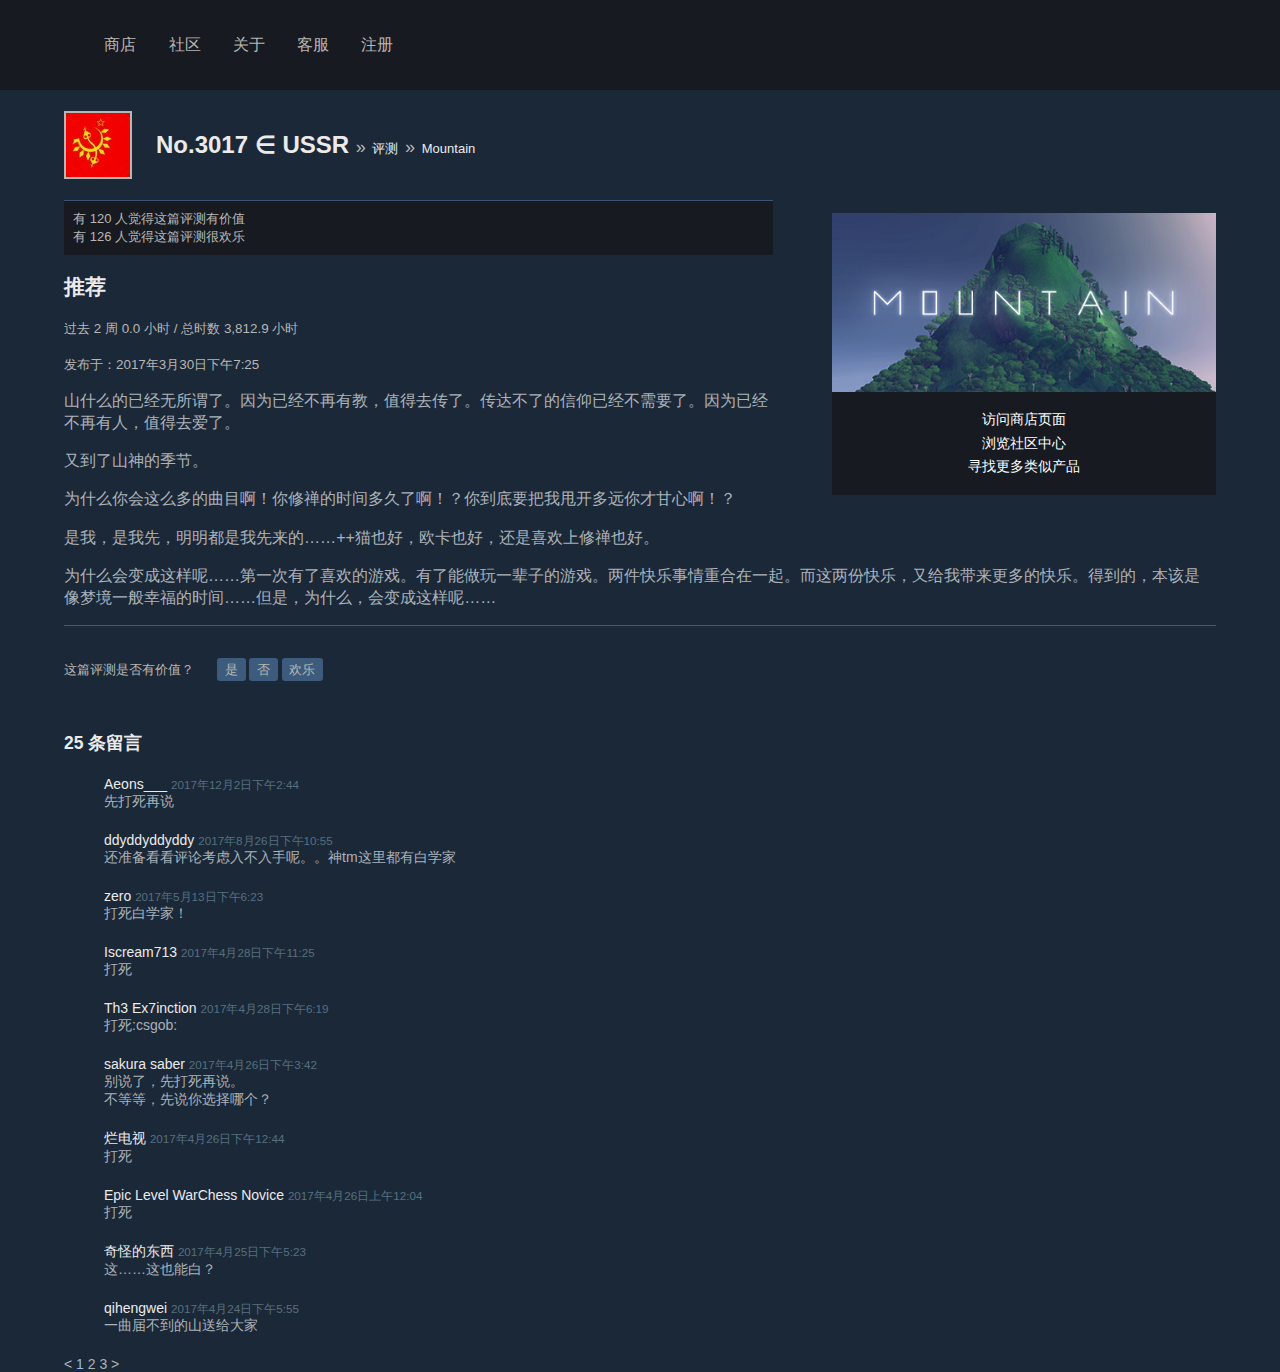
<file: index.html>
<!DOCTYPE html>
<html>
    <head>
        <meta charset="utf8">
        <title>Steam 社区 :: No.3017 ∈ USSR :: 评测 Mountain</title>
        <link href="CSS\reset.css" type="text/css" rel="stylesheet">
        <link href="CSS\index.css" type="text/css" rel="stylesheet">
    </head>
    <body>
        <header>
            <nav><ul><li>商店</li><li>社区</li><li>关于</li><li>客服</li><li><a href="register.html">注册</a></li></nav>
        </header>
        <div class="title"><img src="images\user_icon.jpg"><div> No.3017 ∈ USSR <span class="symbol">»</span> <span class="subtitle">评测</span> <span class="symbol">»</span> <span class="subtitle">Mountain</span></div></div>
        <aside>
            <img src="images\header.jpg">
            <ul>
                <li><a href="https://store.steampowered.com/app/313340?snr=2_100300_300__100301">访问商店页面</a></li>
                <li><a href="https://steamcommunity.com/app/313340">浏览社区中心</a></li>
                <li><a href="https://store.steampowered.com/recommended/morelike/app/313340?snr=2_100300_300__100301">寻找更多类似产品</a></li>
            </ul>    
        </aside>

        <section>
            <blockquote>
                有 120 人觉得这篇评测有价值<br>有 126 人觉得这篇评测很欢乐
            </blockquote>
        <h2>推荐</h2>
        <p>
            <small>过去 2 周 0.0 小时 / 总时数 3,812.9 小时</small>
        </p>
        <p class="submit-time">        
            <small>发布于：2017年3月30日下午7:25</small>
        </p>
        <p>
            山什么的已经无所谓了。因为已经不再有教，值得去传了。传达不了的信仰已经不需要了。因为已经不再有人，值得去爱了。
        </p>
        <p>
            又到了山神的季节。
        </p>
        <p>
            为什么你会这么多的曲目啊！你修禅的时间多久了啊！？你到底要把我甩开多远你才甘心啊！？
        </p>
        <p>
            是我，是我先，明明都是我先来的……++猫也好，欧卡也好，还是喜欢上修禅也好。
        </p>
        <p>
            为什么会变成这样呢……第一次有了喜欢的游戏。有了能做玩一辈子的游戏。两件快乐事情重合在一起。而这两份快乐，又给我带来更多的快乐。得到的，本该是像梦境一般幸福的时间……但是，为什么，会变成这样呢……
        </p>
        </section>
        
        <hr>

        <section>
            <div class="value">这篇评测是否有价值？
                <ul>
                    <li>是</li>
                    <li>否</li>
                    <li>欢乐</li>
                </ul>
            </div>
            <h3>25 条留言</h3>
            <ul class="comment">
                <li>
                    <h4>Aeons___ <small>2017年12月2日下午2:44</small></h4>
                    先打死再说
                </li>
                <li>
                    <h4>ddyddyddyddy <small>2017年8月26日下午10:55</small></h4>
                    还准备看看评论考虑入不入手呢。。神tm这里都有白学家
                </li>
                <li>
                    <h4>zero <small>2017年5月13日下午6:23</small></h4>
                    打死白学家！
                </li>
                <li>
                    <h4>Iscream713 <small>2017年4月28日下午11:25</small></h4>
                    打死
                </li>
                <li>
                    <h4>Th3 Ex7inction <small>2017年4月28日下午6:19</small></h4>
                    打死:csgob:
                </li>
                <li>
                    <h4>sakura saber <small>2017年4月26日下午3:42</small></h4>
                    别说了，先打死再说。<br>不等等，先说你选择哪个？
                </li>
                <li>
                    <h4>烂电视 <small>2017年4月26日下午12:44</small></h4>
                    打死
                </li>
                <li>
                    <h4>Epic Level WarChess Novice <small>2017年4月26日上午12:04</small></h4>
                    打死
                </li>
                <li>
                    <h4>奇怪的东西 <small>2017年4月25日下午5:23</small></h4>
                    这……这也能白？
                </li>
                <li>
                    <h4>qihengwei <small>2017年4月24日下午5:55</small></h4>
                    一曲届不到的山送给大家
                </li>
            </ul>
            < <span class="active">1</span> 2 3 >
        </section>
    </body>
</html>
</file>
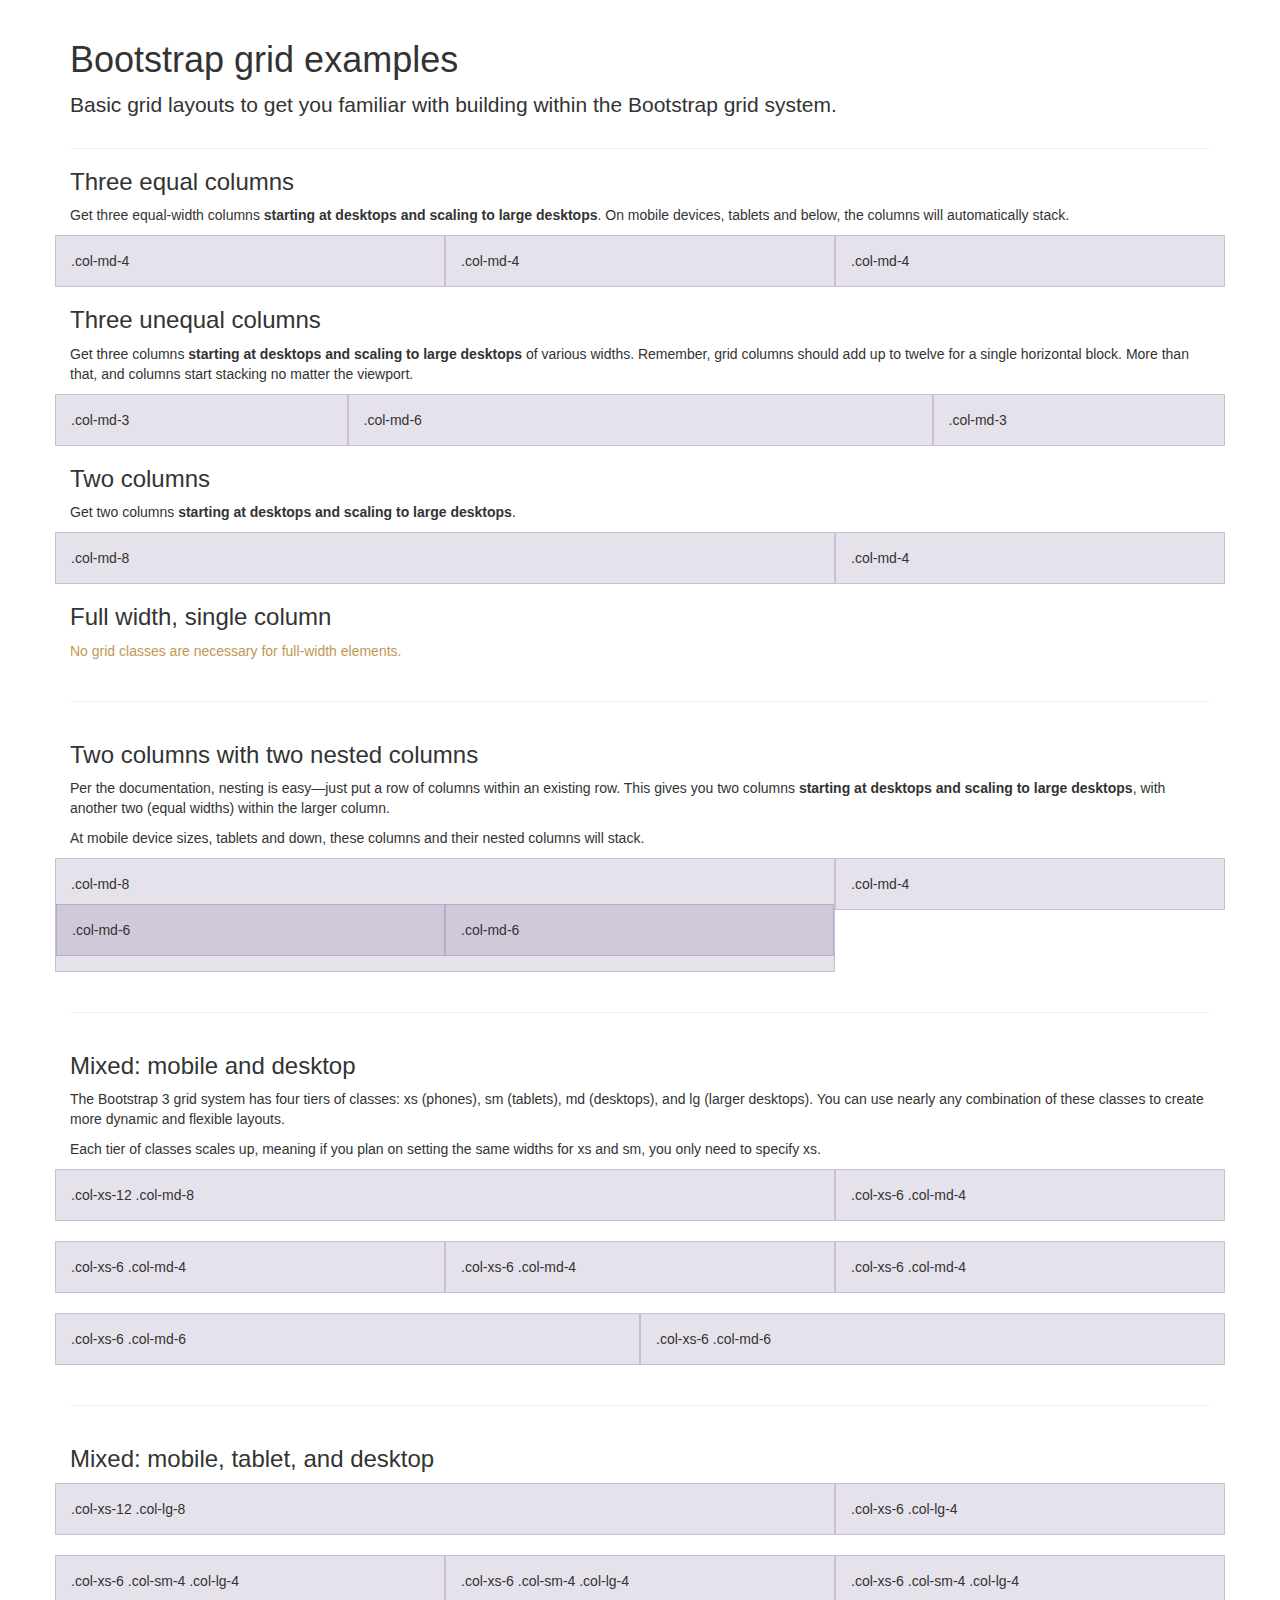
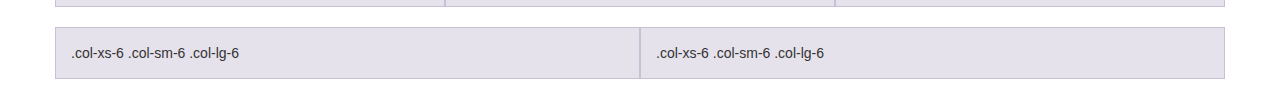
<file: lab4/bootstrap-3.0.0/examples/grid/index.html>
<!DOCTYPE html>
<html lang="en">
  <head>
    <meta charset="utf-8">
    <meta name="viewport" content="width=device-width, initial-scale=1.0">
    <meta name="description" content="">
    <meta name="author" content="">
    <link rel="shortcut icon" href="../../assets/ico/favicon.png">

    <title>Grid Template for Bootstrap</title>

    <!-- Bootstrap core CSS -->
    <link href="../../dist/css/bootstrap.css" rel="stylesheet">

    <!-- Custom styles for this template -->
    <link href="grid.css" rel="stylesheet">

    <!-- HTML5 shim and Respond.js IE8 support of HTML5 elements and media queries -->
    <!--[if lt IE 9]>
      <script src="../../assets/js/html5shiv.js"></script>
      <script src="../../assets/js/respond.min.js"></script>
    <![endif]-->
  </head>

  <body>
    <div class="container">

      <div class="page-header">
        <h1>Bootstrap grid examples</h1>
        <p class="lead">Basic grid layouts to get you familiar with building within the Bootstrap grid system.</p>
      </div>

      <h3>Three equal columns</h3>
      <p>Get three equal-width columns <strong>starting at desktops and scaling to large desktops</strong>. On mobile devices, tablets and below, the columns will automatically stack.</p>
      <div class="row">
        <div class="col-md-4">.col-md-4</div>
        <div class="col-md-4">.col-md-4</div>
        <div class="col-md-4">.col-md-4</div>
      </div>

      <h3>Three unequal columns</h3>
      <p>Get three columns <strong>starting at desktops and scaling to large desktops</strong> of various widths. Remember, grid columns should add up to twelve for a single horizontal block. More than that, and columns start stacking no matter the viewport.</p>
      <div class="row">
        <div class="col-md-3">.col-md-3</div>
        <div class="col-md-6">.col-md-6</div>
        <div class="col-md-3">.col-md-3</div>
      </div>

      <h3>Two columns</h3>
      <p>Get two columns <strong>starting at desktops and scaling to large desktops</strong>.</p>
      <div class="row">
        <div class="col-md-8">.col-md-8</div>
        <div class="col-md-4">.col-md-4</div>
      </div>

      <h3>Full width, single column</h3>
      <p class="text-warning">No grid classes are necessary for full-width elements.</p>

      <hr>

      <h3>Two columns with two nested columns</h3>
      <p>Per the documentation, nesting is easy—just put a row of columns within an existing row. This gives you two columns <strong>starting at desktops and scaling to large desktops</strong>, with another two (equal widths) within the larger column.</p>
      <p>At mobile device sizes, tablets and down, these columns and their nested columns will stack.</p>
      <div class="row">
        <div class="col-md-8">
          .col-md-8
          <div class="row">
            <div class="col-md-6">.col-md-6</div>
            <div class="col-md-6">.col-md-6</div>
          </div>
        </div>
        <div class="col-md-4">.col-md-4</div>
      </div>

      <hr>

      <h3>Mixed: mobile and desktop</h3>
      <p>The Bootstrap 3 grid system has four tiers of classes: xs (phones), sm (tablets), md (desktops), and lg (larger desktops). You can use nearly any combination of these classes to create more dynamic and flexible layouts.</p>
      <p>Each tier of classes scales up, meaning if you plan on setting the same widths for xs and sm, you only need to specify xs.</p>
      <div class="row">
        <div class="col-xs-12 col-md-8">.col-xs-12 .col-md-8</div>
        <div class="col-xs-6 col-md-4">.col-xs-6 .col-md-4</div>
      </div>
      <div class="row">
        <div class="col-xs-6 col-md-4">.col-xs-6 .col-md-4</div>
        <div class="col-xs-6 col-md-4">.col-xs-6 .col-md-4</div>
        <div class="col-xs-6 col-md-4">.col-xs-6 .col-md-4</div>
      </div>
      <div class="row">
        <div class="col-xs-6 col-md-6">.col-xs-6 .col-md-6</div>
        <div class="col-xs-6 col-md-6">.col-xs-6 .col-md-6</div>
      </div>

      <hr>

      <h3>Mixed: mobile, tablet, and desktop</h3>
      <p></p>
      <div class="row">
        <div class="col-xs-12 col-sm-8 col-lg-8">.col-xs-12 .col-lg-8</div>
        <div class="col-xs-6 col-sm-4 col-lg-4">.col-xs-6 .col-lg-4</div>
      </div>
      <div class="row">
        <div class="col-xs-6 col-sm-4 col-lg-4">.col-xs-6 .col-sm-4 .col-lg-4</div>
        <div class="col-xs-6 col-sm-4 col-lg-4">.col-xs-6 .col-sm-4 .col-lg-4</div>
        <div class="col-xs-6 col-sm-4 col-lg-4">.col-xs-6 .col-sm-4 .col-lg-4</div>
      </div>
      <div class="row">
        <div class="col-xs-6 col-sm-6 col-lg-6">.col-xs-6 .col-sm-6 .col-lg-6</div>
        <div class="col-xs-6 col-sm-6 col-lg-6">.col-xs-6 .col-sm-6 .col-lg-6</div>
      </div>

    </div> <!-- /container -->


    <!-- Bootstrap core JavaScript
    ================================================== -->
    <!-- Placed at the end of the document so the pages load faster -->
  </body>
</html>
</file>
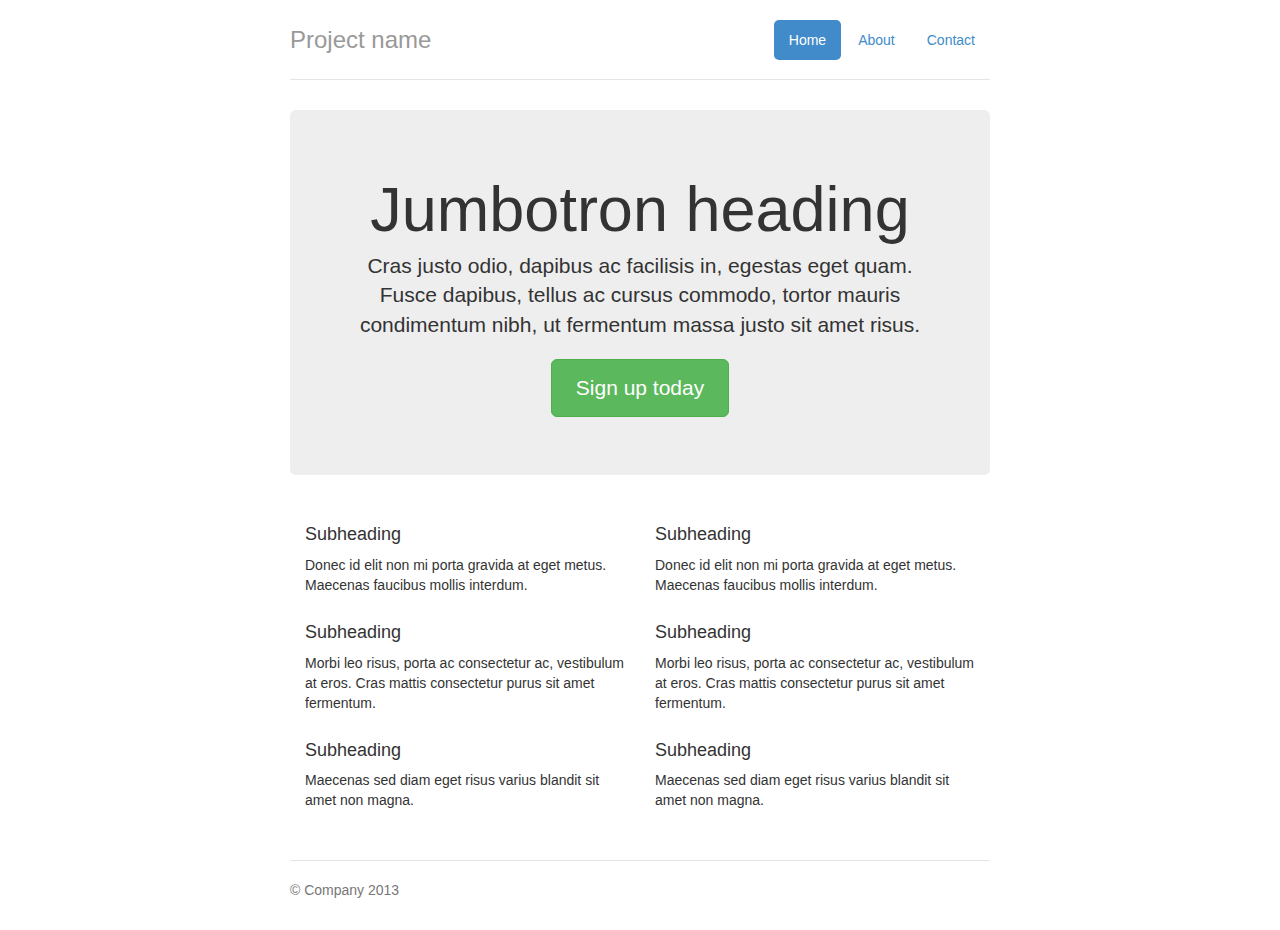
<file: lab4/bootstrap-3.0.0/examples/jumbotron-narrow/index.html>
<!DOCTYPE html>
<html lang="en">
  <head>
    <meta charset="utf-8">
    <meta name="viewport" content="width=device-width, initial-scale=1.0">
    <meta name="description" content="">
    <meta name="author" content="">
    <link rel="shortcut icon" href="../../assets/ico/favicon.png">

    <title>Narrow Jumbotron Template for Bootstrap</title>

    <!-- Bootstrap core CSS -->
    <link href="../../dist/css/bootstrap.css" rel="stylesheet">

    <!-- Custom styles for this template -->
    <link href="jumbotron-narrow.css" rel="stylesheet">

    <!-- HTML5 shim and Respond.js IE8 support of HTML5 elements and media queries -->
    <!--[if lt IE 9]>
      <script src="../../assets/js/html5shiv.js"></script>
      <script src="../../assets/js/respond.min.js"></script>
    <![endif]-->
  </head>

  <body>

    <div class="container">
      <div class="header">
        <ul class="nav nav-pills pull-right">
          <li class="active"><a href="#">Home</a></li>
          <li><a href="#">About</a></li>
          <li><a href="#">Contact</a></li>
        </ul>
        <h3 class="text-muted">Project name</h3>
      </div>

      <div class="jumbotron">
        <h1>Jumbotron heading</h1>
        <p class="lead">Cras justo odio, dapibus ac facilisis in, egestas eget quam. Fusce dapibus, tellus ac cursus commodo, tortor mauris condimentum nibh, ut fermentum massa justo sit amet risus.</p>
        <p><a class="btn btn-lg btn-success" href="#">Sign up today</a></p>
      </div>

      <div class="row marketing">
        <div class="col-lg-6">
          <h4>Subheading</h4>
          <p>Donec id elit non mi porta gravida at eget metus. Maecenas faucibus mollis interdum.</p>

          <h4>Subheading</h4>
          <p>Morbi leo risus, porta ac consectetur ac, vestibulum at eros. Cras mattis consectetur purus sit amet fermentum.</p>

          <h4>Subheading</h4>
          <p>Maecenas sed diam eget risus varius blandit sit amet non magna.</p>
        </div>

        <div class="col-lg-6">
          <h4>Subheading</h4>
          <p>Donec id elit non mi porta gravida at eget metus. Maecenas faucibus mollis interdum.</p>

          <h4>Subheading</h4>
          <p>Morbi leo risus, porta ac consectetur ac, vestibulum at eros. Cras mattis consectetur purus sit amet fermentum.</p>

          <h4>Subheading</h4>
          <p>Maecenas sed diam eget risus varius blandit sit amet non magna.</p>
        </div>
      </div>

      <div class="footer">
        <p>&copy; Company 2013</p>
      </div>

    </div> <!-- /container -->


    <!-- Bootstrap core JavaScript
    ================================================== -->
    <!-- Placed at the end of the document so the pages load faster -->
  </body>
</html>
</file>
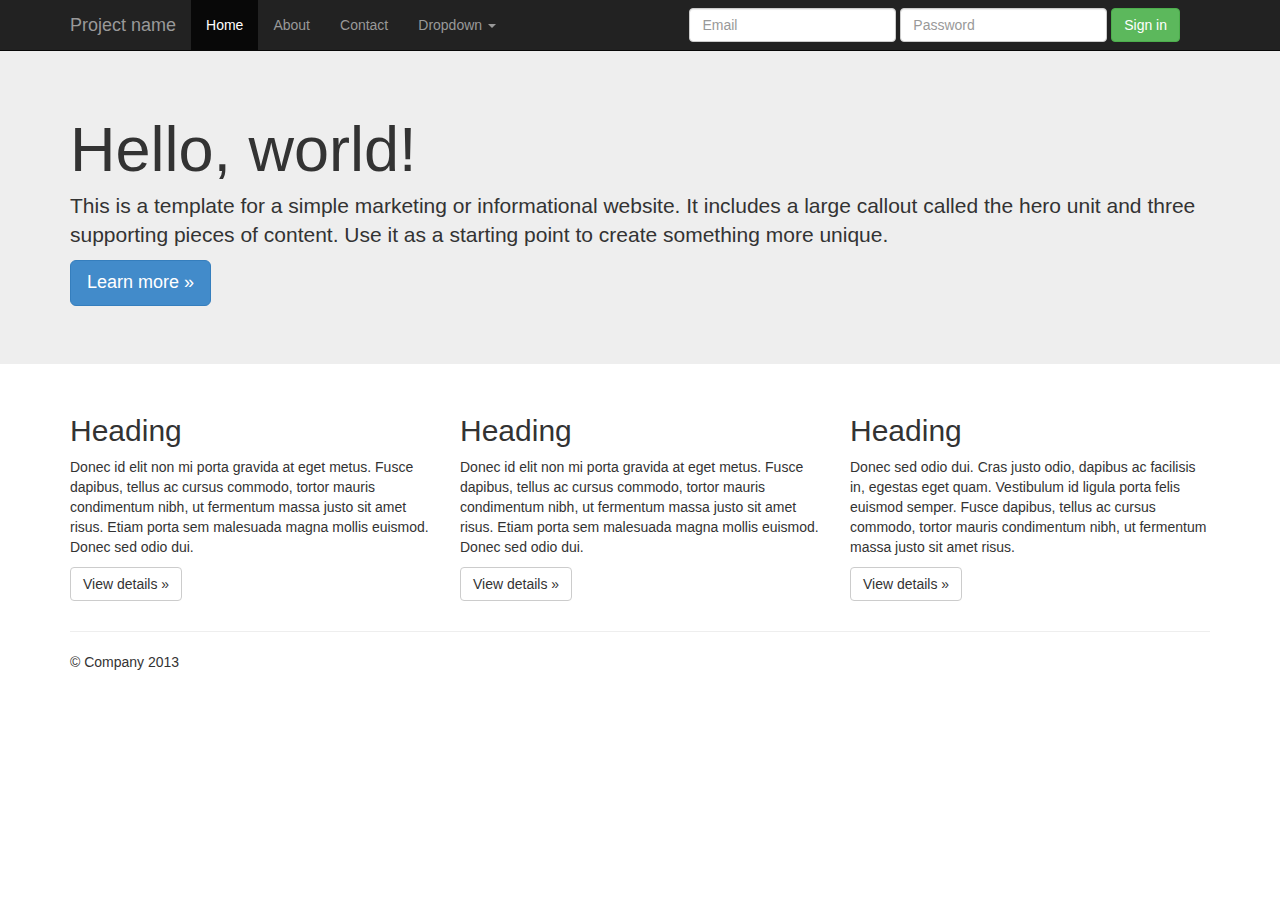
<file: lab4/bootstrap-3.0.0/examples/jumbotron/index.html>
<!DOCTYPE html>
<html lang="en">
  <head>
    <meta charset="utf-8">
    <meta name="viewport" content="width=device-width, initial-scale=1.0">
    <meta name="description" content="">
    <meta name="author" content="">
    <link rel="shortcut icon" href="../../assets/ico/favicon.png">

    <title>Jumbotron Template for Bootstrap</title>

    <!-- Bootstrap core CSS -->
    <link href="../../dist/css/bootstrap.css" rel="stylesheet">

    <!-- Custom styles for this template -->
    <link href="jumbotron.css" rel="stylesheet">

    <!-- HTML5 shim and Respond.js IE8 support of HTML5 elements and media queries -->
    <!--[if lt IE 9]>
      <script src="../../assets/js/html5shiv.js"></script>
      <script src="../../assets/js/respond.min.js"></script>
    <![endif]-->
  </head>

  <body>

    <div class="navbar navbar-inverse navbar-fixed-top">
      <div class="container">
        <div class="navbar-header">
          <button type="button" class="navbar-toggle" data-toggle="collapse" data-target=".navbar-collapse">
            <span class="icon-bar"></span>
            <span class="icon-bar"></span>
            <span class="icon-bar"></span>
          </button>
          <a class="navbar-brand" href="#">Project name</a>
        </div>
        <div class="navbar-collapse collapse">
          <ul class="nav navbar-nav">
            <li class="active"><a href="#">Home</a></li>
            <li><a href="#about">About</a></li>
            <li><a href="#contact">Contact</a></li>
            <li class="dropdown">
              <a href="#" class="dropdown-toggle" data-toggle="dropdown">Dropdown <b class="caret"></b></a>
              <ul class="dropdown-menu">
                <li><a href="#">Action</a></li>
                <li><a href="#">Another action</a></li>
                <li><a href="#">Something else here</a></li>
                <li class="divider"></li>
                <li class="dropdown-header">Nav header</li>
                <li><a href="#">Separated link</a></li>
                <li><a href="#">One more separated link</a></li>
              </ul>
            </li>
          </ul>
          <form class="navbar-form navbar-right">
            <div class="form-group">
              <input type="text" placeholder="Email" class="form-control">
            </div>
            <div class="form-group">
              <input type="password" placeholder="Password" class="form-control">
            </div>
            <button type="submit" class="btn btn-success">Sign in</button>
          </form>
        </div><!--/.navbar-collapse -->
      </div>
    </div>

    <!-- Main jumbotron for a primary marketing message or call to action -->
    <div class="jumbotron">
      <div class="container">
        <h1>Hello, world!</h1>
        <p>This is a template for a simple marketing or informational website. It includes a large callout called the hero unit and three supporting pieces of content. Use it as a starting point to create something more unique.</p>
        <p><a class="btn btn-primary btn-lg">Learn more &raquo;</a></p>
      </div>
    </div>

    <div class="container">
      <!-- Example row of columns -->
      <div class="row">
        <div class="col-lg-4">
          <h2>Heading</h2>
          <p>Donec id elit non mi porta gravida at eget metus. Fusce dapibus, tellus ac cursus commodo, tortor mauris condimentum nibh, ut fermentum massa justo sit amet risus. Etiam porta sem malesuada magna mollis euismod. Donec sed odio dui. </p>
          <p><a class="btn btn-default" href="#">View details &raquo;</a></p>
        </div>
        <div class="col-lg-4">
          <h2>Heading</h2>
          <p>Donec id elit non mi porta gravida at eget metus. Fusce dapibus, tellus ac cursus commodo, tortor mauris condimentum nibh, ut fermentum massa justo sit amet risus. Etiam porta sem malesuada magna mollis euismod. Donec sed odio dui. </p>
          <p><a class="btn btn-default" href="#">View details &raquo;</a></p>
       </div>
        <div class="col-lg-4">
          <h2>Heading</h2>
          <p>Donec sed odio dui. Cras justo odio, dapibus ac facilisis in, egestas eget quam. Vestibulum id ligula porta felis euismod semper. Fusce dapibus, tellus ac cursus commodo, tortor mauris condimentum nibh, ut fermentum massa justo sit amet risus.</p>
          <p><a class="btn btn-default" href="#">View details &raquo;</a></p>
        </div>
      </div>

      <hr>

      <footer>
        <p>&copy; Company 2013</p>
      </footer>
    </div> <!-- /container -->


    <!-- Bootstrap core JavaScript
    ================================================== -->
    <!-- Placed at the end of the document so the pages load faster -->
    <script src="../../assets/js/jquery.js"></script>
    <script src="../../dist/js/bootstrap.min.js"></script>
  </body>
</html>
</file>
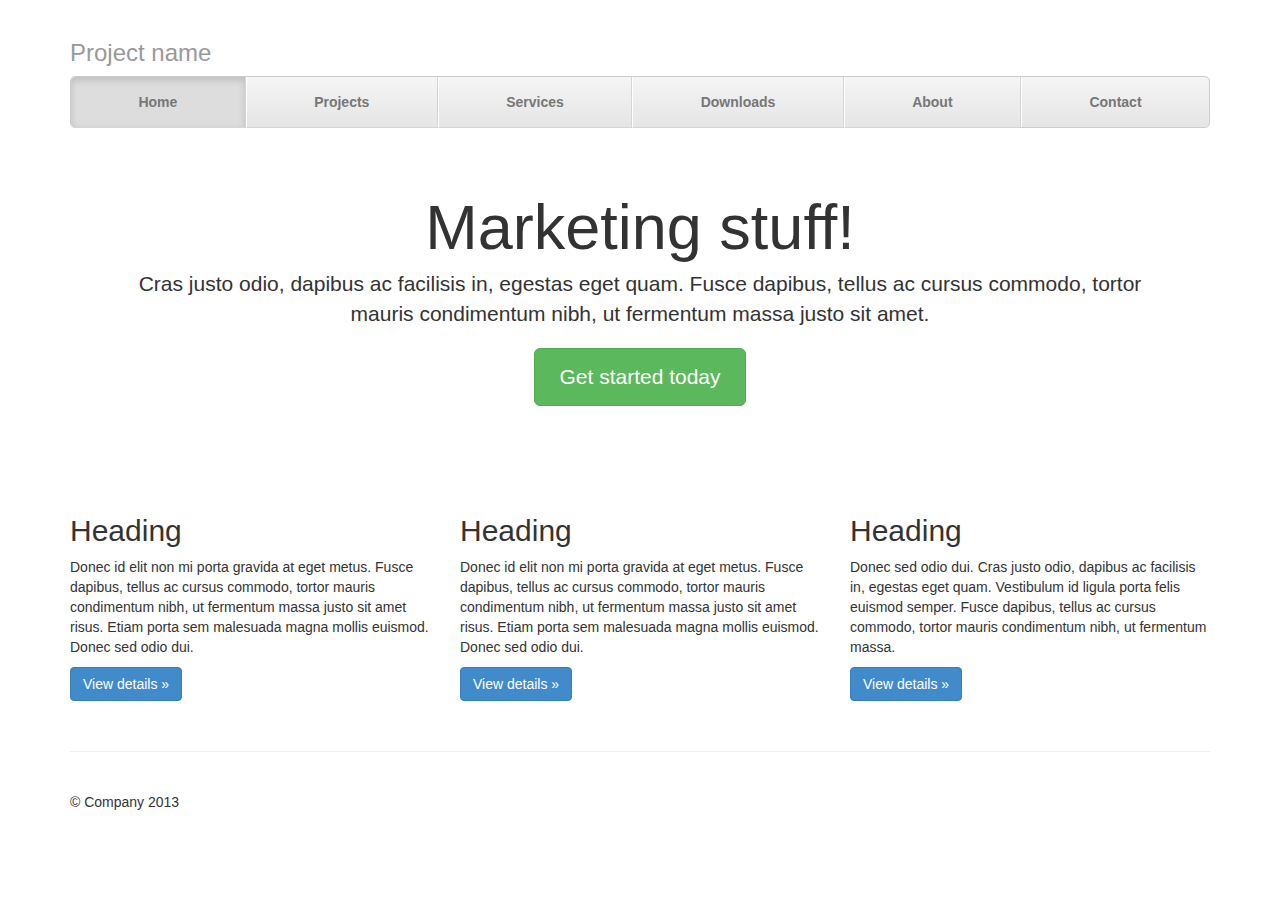
<file: lab4/bootstrap-3.0.0/examples/justified-nav/index.html>
<!DOCTYPE html>
<html lang="en">
  <head>
    <meta charset="utf-8">
    <meta name="viewport" content="width=device-width, initial-scale=1.0">
    <meta name="description" content="">
    <meta name="author" content="">
    <link rel="shortcut icon" href="../../assets/ico/favicon.png">

    <title>Justified Nav Template for Bootstrap</title>

    <!-- Bootstrap core CSS -->
    <link href="../../dist/css/bootstrap.css" rel="stylesheet">

    <!-- Custom styles for this template -->
    <link href="justified-nav.css" rel="stylesheet">

    <!-- HTML5 shim and Respond.js IE8 support of HTML5 elements and media queries -->
    <!--[if lt IE 9]>
      <script src="../../assets/js/html5shiv.js"></script>
      <script src="../../assets/js/respond.min.js"></script>
    <![endif]-->
  </head>

  <body>

    <div class="container">

      <div class="masthead">
        <h3 class="text-muted">Project name</h3>
        <ul class="nav nav-justified">
          <li class="active"><a href="#">Home</a></li>
          <li><a href="#">Projects</a></li>
          <li><a href="#">Services</a></li>
          <li><a href="#">Downloads</a></li>
          <li><a href="#">About</a></li>
          <li><a href="#">Contact</a></li>
        </ul>
      </div>

      <!-- Jumbotron -->
      <div class="jumbotron">
        <h1>Marketing stuff!</h1>
        <p class="lead">Cras justo odio, dapibus ac facilisis in, egestas eget quam. Fusce dapibus, tellus ac cursus commodo, tortor mauris condimentum nibh, ut fermentum massa justo sit amet.</p>
        <p><a class="btn btn-lg btn-success" href="#">Get started today</a></p>
      </div>

      <!-- Example row of columns -->
      <div class="row">
        <div class="col-lg-4">
          <h2>Heading</h2>
          <p>Donec id elit non mi porta gravida at eget metus. Fusce dapibus, tellus ac cursus commodo, tortor mauris condimentum nibh, ut fermentum massa justo sit amet risus. Etiam porta sem malesuada magna mollis euismod. Donec sed odio dui. </p>
          <p><a class="btn btn-primary" href="#">View details &raquo;</a></p>
        </div>
        <div class="col-lg-4">
          <h2>Heading</h2>
          <p>Donec id elit non mi porta gravida at eget metus. Fusce dapibus, tellus ac cursus commodo, tortor mauris condimentum nibh, ut fermentum massa justo sit amet risus. Etiam porta sem malesuada magna mollis euismod. Donec sed odio dui. </p>
          <p><a class="btn btn-primary" href="#">View details &raquo;</a></p>
       </div>
        <div class="col-lg-4">
          <h2>Heading</h2>
          <p>Donec sed odio dui. Cras justo odio, dapibus ac facilisis in, egestas eget quam. Vestibulum id ligula porta felis euismod semper. Fusce dapibus, tellus ac cursus commodo, tortor mauris condimentum nibh, ut fermentum massa.</p>
          <p><a class="btn btn-primary" href="#">View details &raquo;</a></p>
        </div>
      </div>

      <!-- Site footer -->
      <div class="footer">
        <p>&copy; Company 2013</p>
      </div>

    </div> <!-- /container -->


    <!-- Bootstrap core JavaScript
    ================================================== -->
    <!-- Placed at the end of the document so the pages load faster -->
  </body>
</html>
</file>
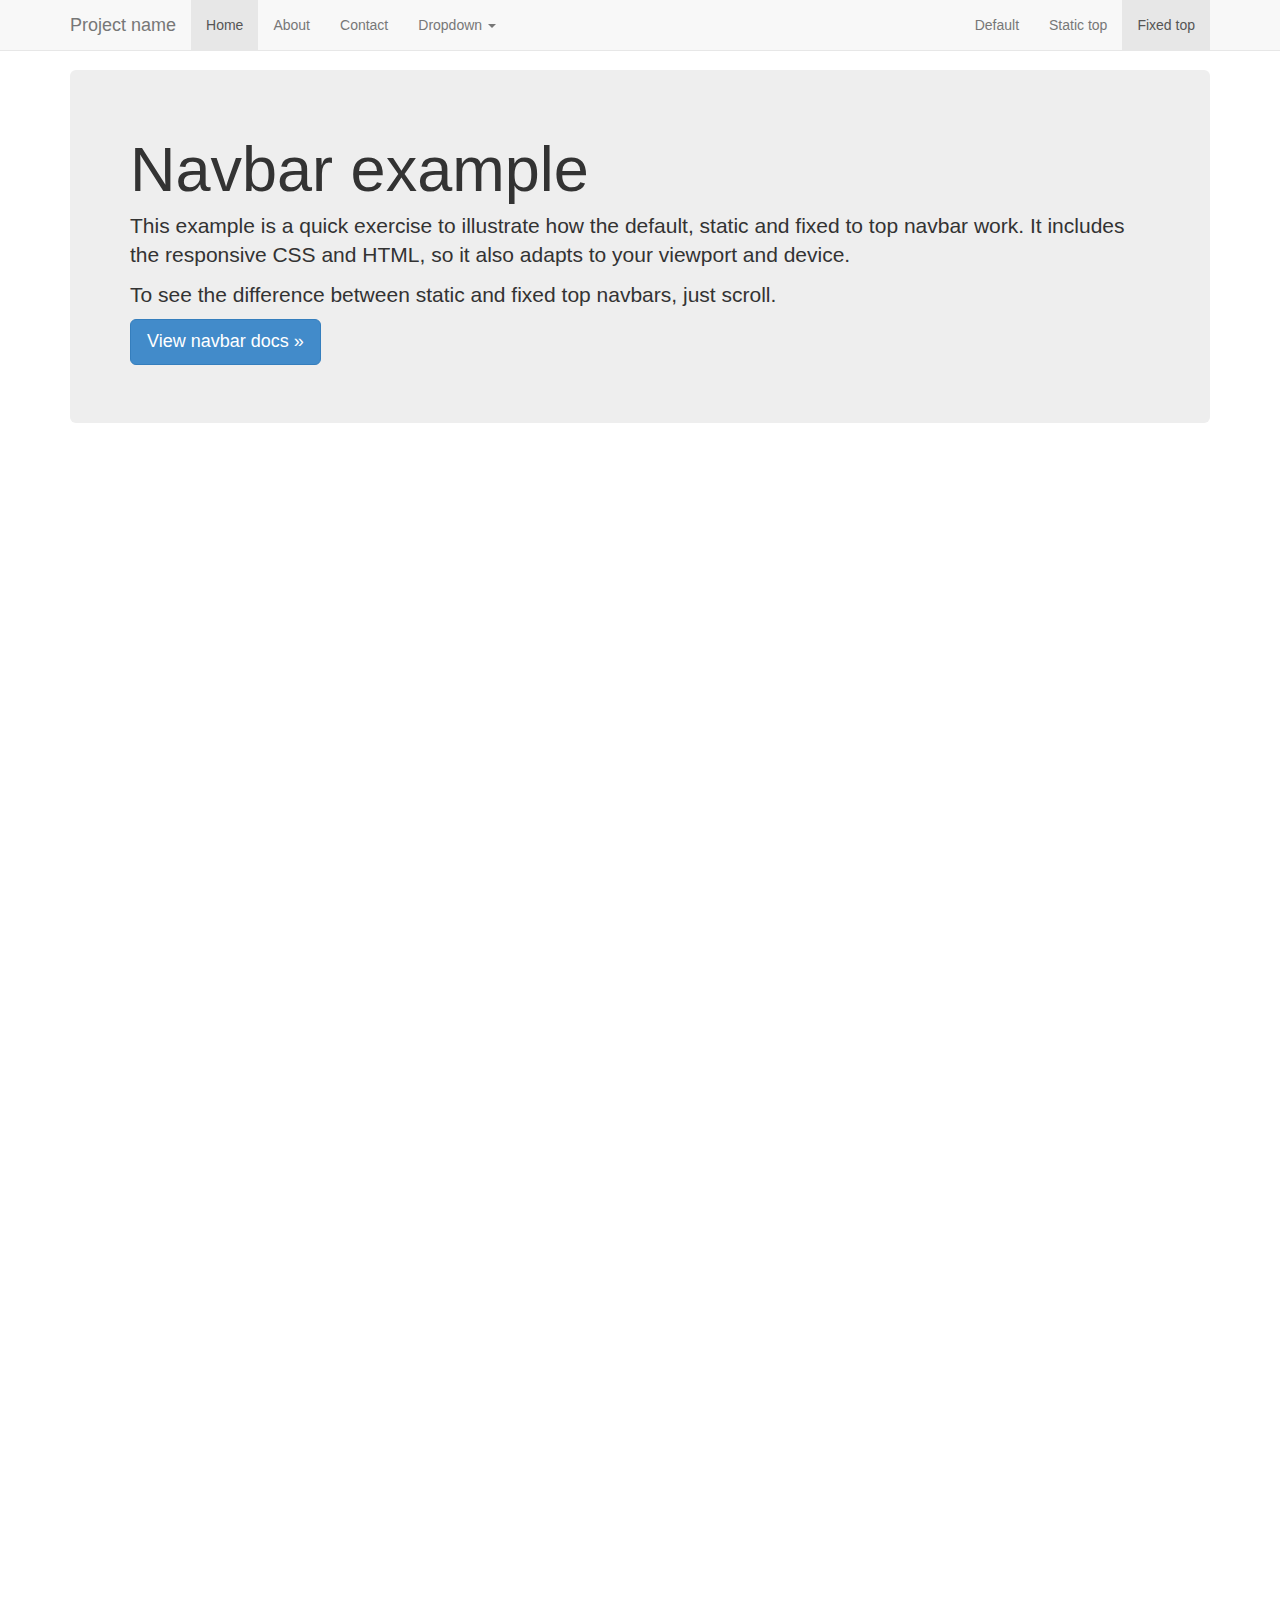
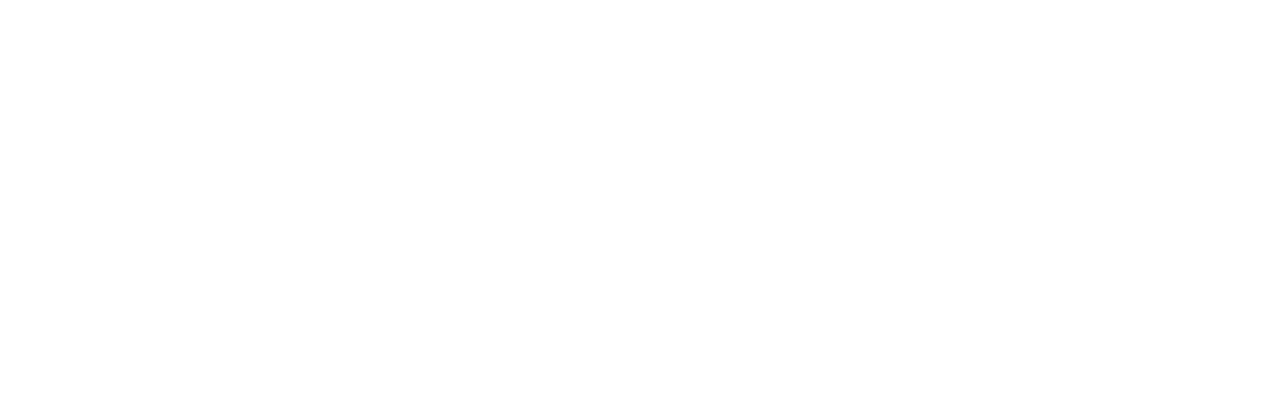
<file: lab4/bootstrap-3.0.0/examples/navbar-fixed-top/index.html>
<!DOCTYPE html>
<html lang="en">
  <head>
    <meta charset="utf-8">
    <meta name="viewport" content="width=device-width, initial-scale=1.0">
    <meta name="description" content="">
    <meta name="author" content="">
    <link rel="shortcut icon" href="../../assets/ico/favicon.png">

    <title>Fixed Top Navbar Example for Bootstrap</title>

    <!-- Bootstrap core CSS -->
    <link href="../../dist/css/bootstrap.css" rel="stylesheet">

    <!-- Custom styles for this template -->
    <link href="navbar-fixed-top.css" rel="stylesheet">

    <!-- HTML5 shim and Respond.js IE8 support of HTML5 elements and media queries -->
    <!--[if lt IE 9]>
      <script src="../../assets/js/html5shiv.js"></script>
      <script src="../../assets/js/respond.min.js"></script>
    <![endif]-->
  </head>

  <body>

    <!-- Fixed navbar -->
    <div class="navbar navbar-default navbar-fixed-top">
      <div class="container">
        <div class="navbar-header">
          <button type="button" class="navbar-toggle" data-toggle="collapse" data-target=".navbar-collapse">
            <span class="icon-bar"></span>
            <span class="icon-bar"></span>
            <span class="icon-bar"></span>
          </button>
          <a class="navbar-brand" href="#">Project name</a>
        </div>
        <div class="navbar-collapse collapse">
          <ul class="nav navbar-nav">
            <li class="active"><a href="#">Home</a></li>
            <li><a href="#about">About</a></li>
            <li><a href="#contact">Contact</a></li>
            <li class="dropdown">
              <a href="#" class="dropdown-toggle" data-toggle="dropdown">Dropdown <b class="caret"></b></a>
              <ul class="dropdown-menu">
                <li><a href="#">Action</a></li>
                <li><a href="#">Another action</a></li>
                <li><a href="#">Something else here</a></li>
                <li class="divider"></li>
                <li class="dropdown-header">Nav header</li>
                <li><a href="#">Separated link</a></li>
                <li><a href="#">One more separated link</a></li>
              </ul>
            </li>
          </ul>
          <ul class="nav navbar-nav navbar-right">
            <li><a href="../navbar/">Default</a></li>
            <li><a href="../navbar-static-top/">Static top</a></li>
            <li class="active"><a href="./">Fixed top</a></li>
          </ul>
        </div><!--/.nav-collapse -->
      </div>
    </div>

    <div class="container">

      <!-- Main component for a primary marketing message or call to action -->
      <div class="jumbotron">
        <h1>Navbar example</h1>
        <p>This example is a quick exercise to illustrate how the default, static and fixed to top navbar work. It includes the responsive CSS and HTML, so it also adapts to your viewport and device.</p>
        <p>To see the difference between static and fixed top navbars, just scroll.</p>
        <p>
          <a class="btn btn-lg btn-primary" href="../../components/#navbar">View navbar docs &raquo;</a>
        </p>
      </div>

    </div> <!-- /container -->


    <!-- Bootstrap core JavaScript
    ================================================== -->
    <!-- Placed at the end of the document so the pages load faster -->
    <script src="../../assets/js/jquery.js"></script>
    <script src="../../dist/js/bootstrap.min.js"></script>
  </body>
</html>
</file>
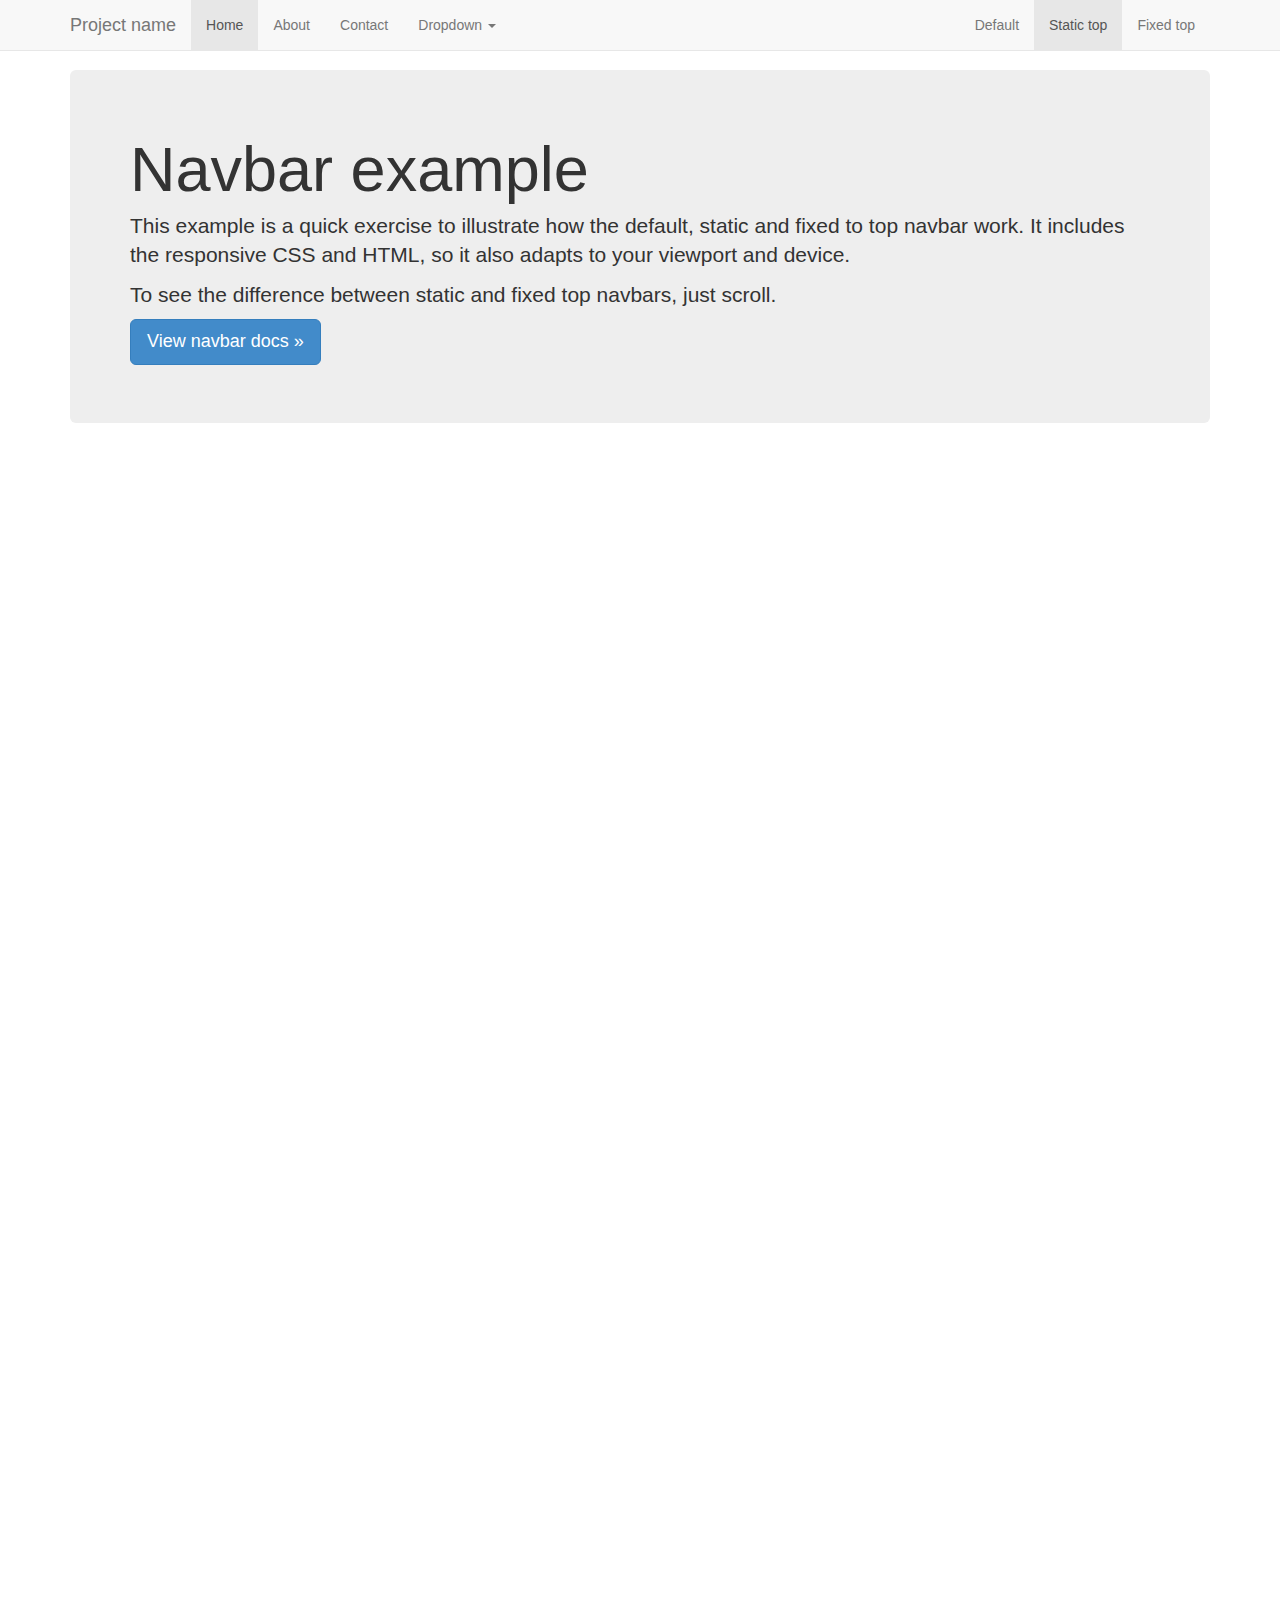
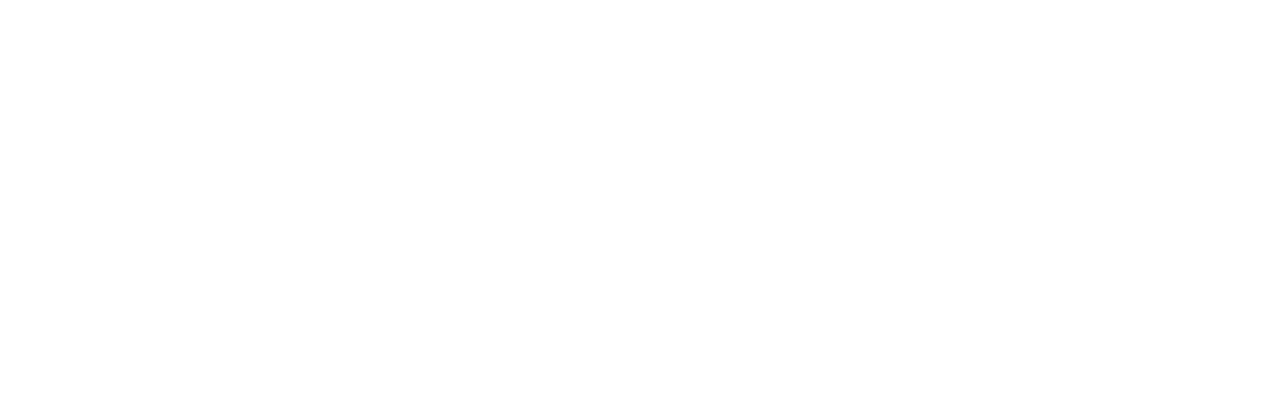
<file: lab4/bootstrap-3.0.0/examples/navbar-static-top/index.html>
<!DOCTYPE html>
<html lang="en">
  <head>
    <meta charset="utf-8">
    <meta name="viewport" content="width=device-width, initial-scale=1.0">
    <meta name="description" content="">
    <meta name="author" content="">
    <link rel="shortcut icon" href="../../assets/ico/favicon.png">

    <title>Static Top Navbar Example for Bootstrap</title>

    <!-- Bootstrap core CSS -->
    <link href="../../dist/css/bootstrap.css" rel="stylesheet">

    <!-- Custom styles for this template -->
    <link href="navbar-static-top.css" rel="stylesheet">

    <!-- HTML5 shim and Respond.js IE8 support of HTML5 elements and media queries -->
    <!--[if lt IE 9]>
      <script src="../../assets/js/html5shiv.js"></script>
      <script src="../../assets/js/respond.min.js"></script>
    <![endif]-->
  </head>

  <body>

    <!-- Static navbar -->
    <div class="navbar navbar-default navbar-static-top">
      <div class="container">
        <div class="navbar-header">
          <button type="button" class="navbar-toggle" data-toggle="collapse" data-target=".navbar-collapse">
            <span class="icon-bar"></span>
            <span class="icon-bar"></span>
            <span class="icon-bar"></span>
          </button>
          <a class="navbar-brand" href="#">Project name</a>
        </div>
        <div class="navbar-collapse collapse">
          <ul class="nav navbar-nav">
            <li class="active"><a href="#">Home</a></li>
            <li><a href="#about">About</a></li>
            <li><a href="#contact">Contact</a></li>
            <li class="dropdown">
              <a href="#" class="dropdown-toggle" data-toggle="dropdown">Dropdown <b class="caret"></b></a>
              <ul class="dropdown-menu">
                <li><a href="#">Action</a></li>
                <li><a href="#">Another action</a></li>
                <li><a href="#">Something else here</a></li>
                <li class="divider"></li>
                <li class="dropdown-header">Nav header</li>
                <li><a href="#">Separated link</a></li>
                <li><a href="#">One more separated link</a></li>
              </ul>
            </li>
          </ul>
          <ul class="nav navbar-nav navbar-right">
            <li><a href="../navbar/">Default</a></li>
            <li class="active"><a href="./">Static top</a></li>
            <li><a href="../navbar-fixed-top/">Fixed top</a></li>
          </ul>
        </div><!--/.nav-collapse -->
      </div>
    </div>


    <div class="container">

      <!-- Main component for a primary marketing message or call to action -->
      <div class="jumbotron">
        <h1>Navbar example</h1>
        <p>This example is a quick exercise to illustrate how the default, static and fixed to top navbar work. It includes the responsive CSS and HTML, so it also adapts to your viewport and device.</p>
        <p>To see the difference between static and fixed top navbars, just scroll.</p>
        <p>
          <a class="btn btn-lg btn-primary" href="../../components/#navbar">View navbar docs &raquo;</a>
        </p>
      </div>

    </div> <!-- /container -->


    <!-- Bootstrap core JavaScript
    ================================================== -->
    <!-- Placed at the end of the document so the pages load faster -->
    <script src="../../assets/js/jquery.js"></script>
    <script src="../../dist/js/bootstrap.min.js"></script>
  </body>
</html>
</file>
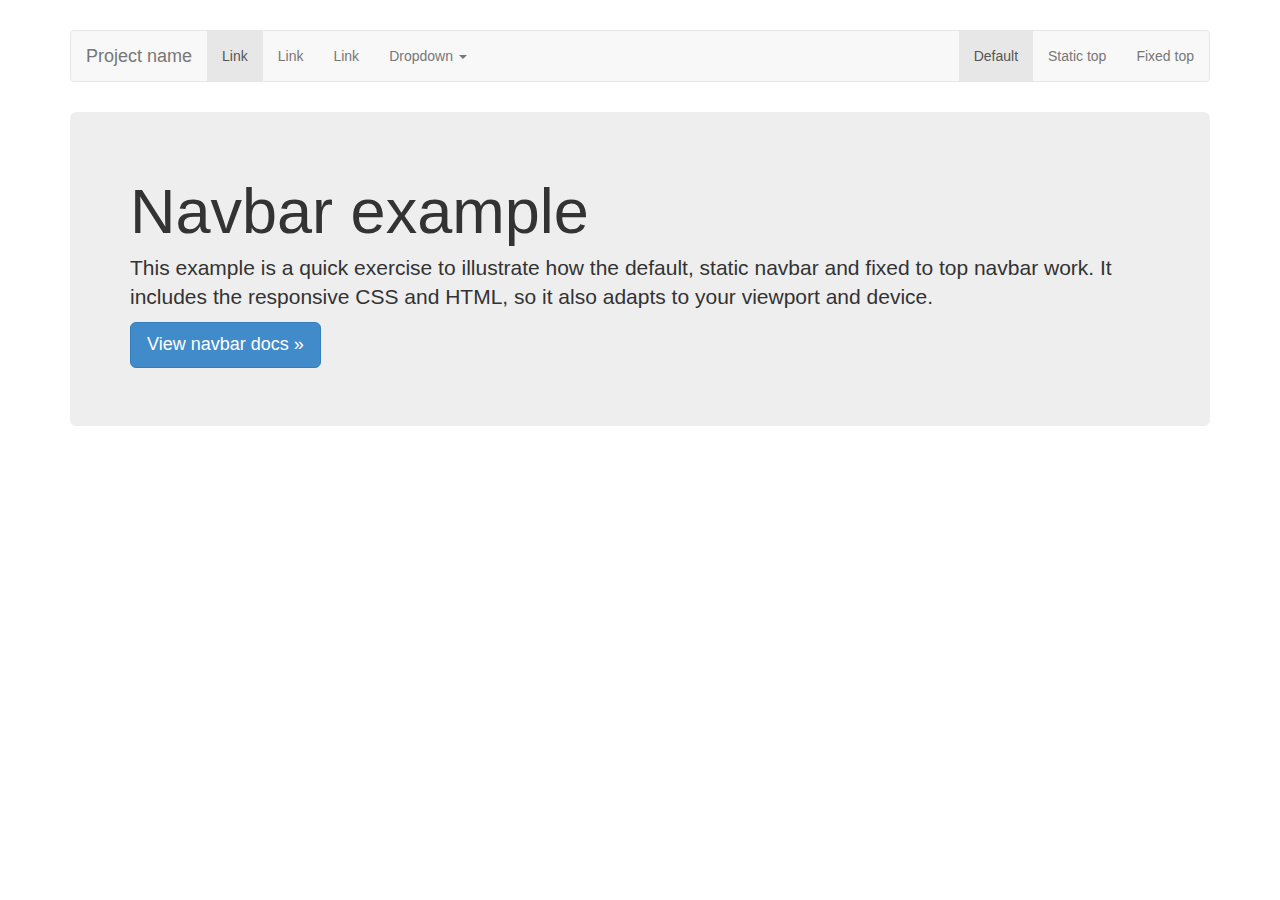
<file: lab4/bootstrap-3.0.0/examples/navbar/index.html>
<!DOCTYPE html>
<html lang="en">
  <head>
    <meta charset="utf-8">
    <meta name="viewport" content="width=device-width, initial-scale=1.0">
    <meta name="description" content="">
    <meta name="author" content="">
    <link rel="shortcut icon" href="../../assets/ico/favicon.png">

    <title>Navbar Template for Bootstrap</title>

    <!-- Bootstrap core CSS -->
    <link href="../../dist/css/bootstrap.css" rel="stylesheet">

    <!-- Custom styles for this template -->
    <link href="navbar.css" rel="stylesheet">

    <!-- HTML5 shim and Respond.js IE8 support of HTML5 elements and media queries -->
    <!--[if lt IE 9]>
      <script src="../../assets/js/html5shiv.js"></script>
      <script src="../../assets/js/respond.min.js"></script>
    <![endif]-->
  </head>

  <body>

    <div class="container">

      <!-- Static navbar -->
      <div class="navbar navbar-default">
        <div class="navbar-header">
          <button type="button" class="navbar-toggle" data-toggle="collapse" data-target=".navbar-collapse">
            <span class="icon-bar"></span>
            <span class="icon-bar"></span>
            <span class="icon-bar"></span>
          </button>
          <a class="navbar-brand" href="#">Project name</a>
        </div>
        <div class="navbar-collapse collapse">
          <ul class="nav navbar-nav">
            <li class="active"><a href="#">Link</a></li>
            <li><a href="#">Link</a></li>
            <li><a href="#">Link</a></li>
            <li class="dropdown">
              <a href="#" class="dropdown-toggle" data-toggle="dropdown">Dropdown <b class="caret"></b></a>
              <ul class="dropdown-menu">
                <li><a href="#">Action</a></li>
                <li><a href="#">Another action</a></li>
                <li><a href="#">Something else here</a></li>
                <li class="divider"></li>
                <li class="dropdown-header">Nav header</li>
                <li><a href="#">Separated link</a></li>
                <li><a href="#">One more separated link</a></li>
              </ul>
            </li>
          </ul>
          <ul class="nav navbar-nav navbar-right">
            <li class="active"><a href="./">Default</a></li>
            <li><a href="../navbar-static-top/">Static top</a></li>
            <li><a href="../navbar-fixed-top/">Fixed top</a></li>
          </ul>
        </div><!--/.nav-collapse -->
      </div>

      <!-- Main component for a primary marketing message or call to action -->
      <div class="jumbotron">
        <h1>Navbar example</h1>
        <p>This example is a quick exercise to illustrate how the default, static navbar and fixed to top navbar work. It includes the responsive CSS and HTML, so it also adapts to your viewport and device.</p>
        <p>
          <a class="btn btn-lg btn-primary" href="../../components/#navbar">View navbar docs &raquo;</a>
        </p>
      </div>

    </div> <!-- /container -->


    <!-- Bootstrap core JavaScript
    ================================================== -->
    <!-- Placed at the end of the document so the pages load faster -->
    <script src="../../assets/js/jquery.js"></script>
    <script src="../../dist/js/bootstrap.min.js"></script>
  </body>
</html>
</file>
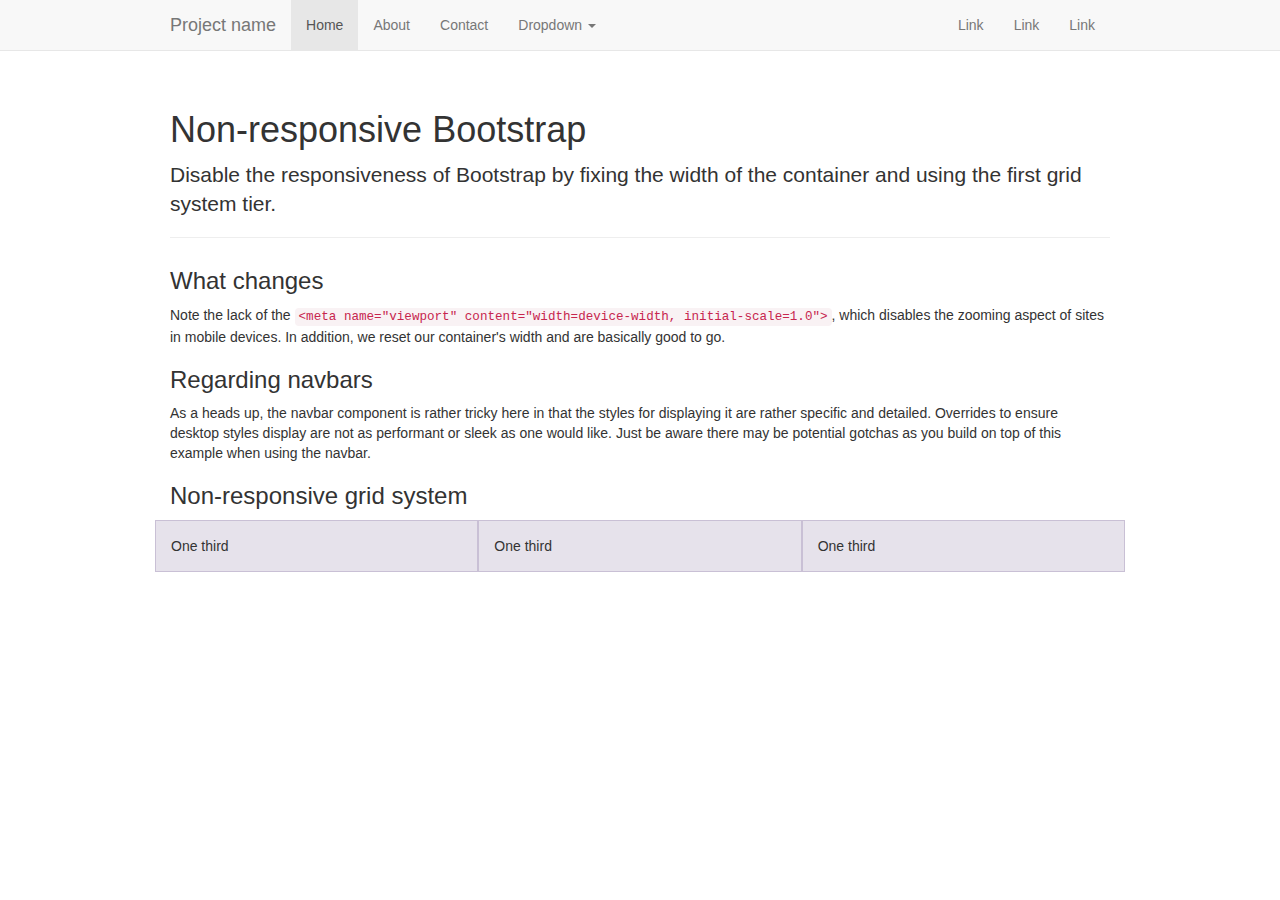
<file: lab4/bootstrap-3.0.0/examples/non-responsive/index.html>
<!DOCTYPE html>
<html lang="en">
  <head>
    <meta charset="utf-8">
    <meta name="description" content="">
    <meta name="author" content="">

    <!-- Note there is no responsive meta tag here -->

    <link rel="shortcut icon" href="../../assets/ico/favicon.png">

    <title>Non-responsive Template for Bootstrap</title>

    <!-- Bootstrap core CSS -->
    <link href="../../dist/css/bootstrap.css" rel="stylesheet">

    <!-- Custom styles for this template -->
    <link href="non-responsive.css" rel="stylesheet">

    <!-- HTML5 shim and Respond.js IE8 support of HTML5 elements and media queries -->
    <!--[if lt IE 9]>
      <script src="../../assets/js/html5shiv.js"></script>
      <script src="../../assets/js/respond.min.js"></script>
    <![endif]-->
  </head>

  <body>

    <!-- Fixed navbar -->
    <div class="navbar navbar-default navbar-fixed-top">
      <div class="container">
        <div class="navbar-header">
          <button type="button" class="navbar-toggle" data-toggle="collapse" data-target=".navbar-collapse">
            <span class="icon-bar"></span>
            <span class="icon-bar"></span>
            <span class="icon-bar"></span>
          </button>
          <a class="navbar-brand" href="#">Project name</a>
        </div>
        <div class="navbar-collapse collapse">
          <ul class="nav navbar-nav">
            <li class="active"><a href="#">Home</a></li>
            <li><a href="#about">About</a></li>
            <li><a href="#contact">Contact</a></li>
            <li class="dropdown">
              <a href="#" class="dropdown-toggle" data-toggle="dropdown">Dropdown <b class="caret"></b></a>
              <ul class="dropdown-menu">
                <li><a href="#">Action</a></li>
                <li><a href="#">Another action</a></li>
                <li><a href="#">Something else here</a></li>
                <li class="divider"></li>
                <li class="dropdown-header">Nav header</li>
                <li><a href="#">Separated link</a></li>
                <li><a href="#">One more separated link</a></li>
              </ul>
            </li>
          </ul>
          <ul class="nav navbar-nav navbar-right">
            <li><a href="#">Link</a></li>
            <li><a href="#">Link</a></li>
            <li><a href="#">Link</a></li>
          </ul>
        </div><!--/.nav-collapse -->
      </div>
    </div>

    <div class="container">

      <div class="page-header">
        <h1>Non-responsive Bootstrap</h1>
        <p class="lead">Disable the responsiveness of Bootstrap by fixing the width of the container and using the first grid system tier.</p>
      </div>

      <h3>What changes</h3>
      <p>Note the lack of the <code>&lt;meta name="viewport" content="width=device-width, initial-scale=1.0"&gt;</code>, which disables the zooming aspect of sites in mobile devices. In addition, we reset our container's width and are basically good to go.</p>

      <h3>Regarding navbars</h3>
      <p>As a heads up, the navbar component is rather tricky here in that the styles for displaying it are rather specific and detailed. Overrides to ensure desktop styles display are not as performant or sleek as one would like. Just be aware there may be potential gotchas as you build on top of this example when using the navbar.</p>

      <h3>Non-responsive grid system</h3>
      <div class="row">
        <div class="col-xs-4">One third</div>
        <div class="col-xs-4">One third</div>
        <div class="col-xs-4">One third</div>
      </div>

    </div> <!-- /container -->


    <!-- Bootstrap core JavaScript
    ================================================== -->
    <!-- Placed at the end of the document so the pages load faster -->
    <script src="../../assets/js/jquery.js"></script>
    <script src="../../dist/js/bootstrap.min.js"></script>
  </body>
</html>
</file>
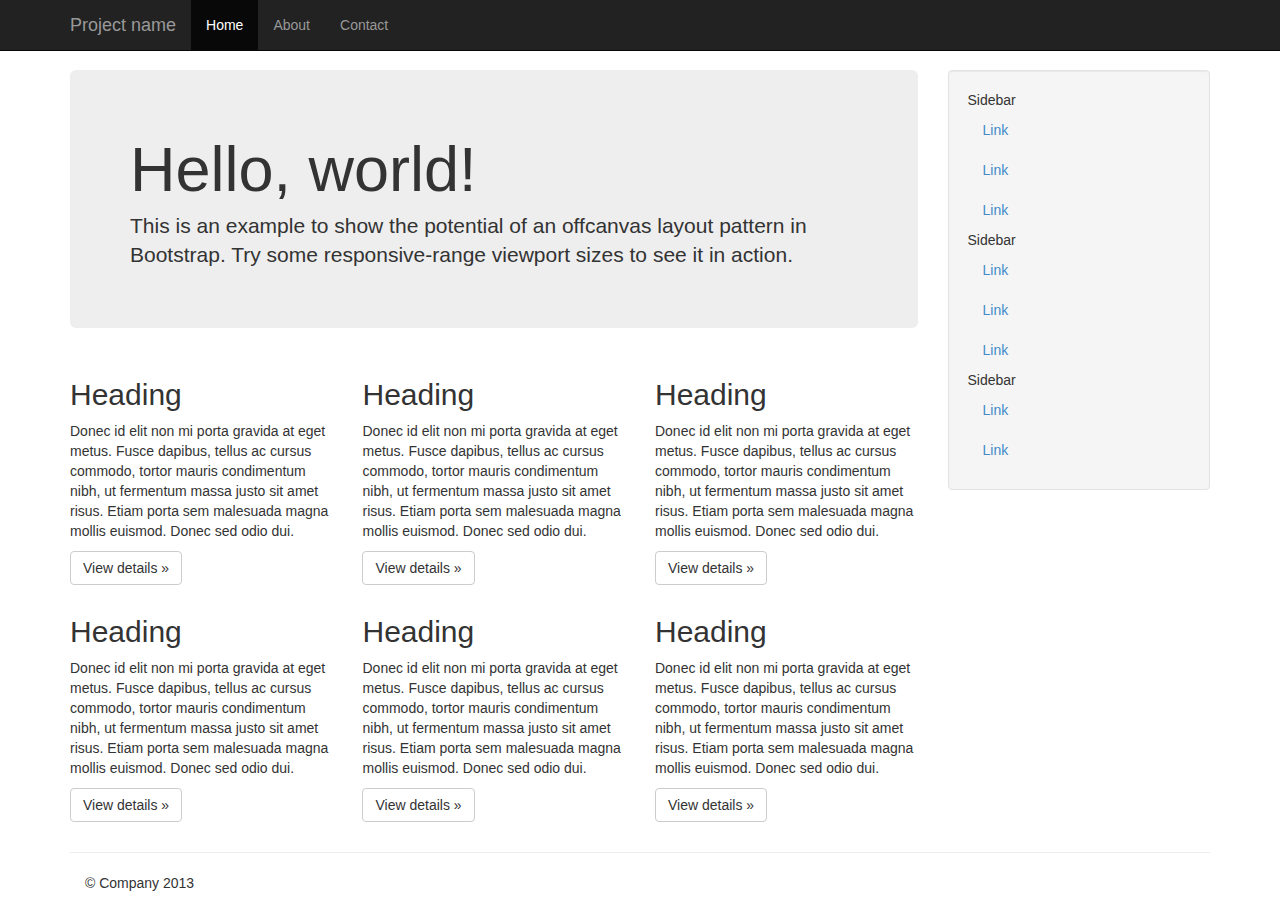
<file: lab4/bootstrap-3.0.0/examples/offcanvas/index.html>
<!DOCTYPE html>
<html lang="en">
  <head>
    <meta charset="utf-8">
    <meta name="viewport" content="width=device-width, initial-scale=1.0">
    <meta name="description" content="">
    <meta name="author" content="">
    <link rel="shortcut icon" href="../../assets/ico/favicon.png">

    <title>Off Canvas Template for Bootstrap</title>

    <!-- Bootstrap core CSS -->
    <link href="../../dist/css/bootstrap.min.css" rel="stylesheet">

    <!-- Custom styles for this template -->
    <link href="offcanvas.css" rel="stylesheet">

    <!-- HTML5 shim and Respond.js IE8 support of HTML5 elements and media queries -->
    <!--[if lt IE 9]>
      <script src="../../assets/js/html5shiv.js"></script>
      <script src="../../assets/js/respond.min.js"></script>
    <![endif]-->
  </head>

  <body>
    <div class="navbar navbar-fixed-top navbar-inverse" role="navigation">
      <div class="container">
        <div class="navbar-header">
          <button type="button" class="navbar-toggle" data-toggle="collapse" data-target=".navbar-collapse">
            <span class="icon-bar"></span>
            <span class="icon-bar"></span>
            <span class="icon-bar"></span>
          </button>
          <a class="navbar-brand" href="#">Project name</a>
        </div>
        <div class="collapse navbar-collapse">
          <ul class="nav navbar-nav">
            <li class="active"><a href="#">Home</a></li>
            <li><a href="#about">About</a></li>
            <li><a href="#contact">Contact</a></li>
          </ul>
        </div><!-- /.nav-collapse -->
      </div><!-- /.container -->
    </div><!-- /.navbar -->

    <div class="container">

      <div class="row row-offcanvas row-offcanvas-right">
        <div class="col-xs-12 col-sm-9">
          <p class="pull-right visible-xs">
            <button type="button" class="btn btn-primary btn-xs" data-toggle="offcanvas">Toggle nav</button>
          </p>
          <div class="jumbotron">
            <h1>Hello, world!</h1>
            <p>This is an example to show the potential of an offcanvas layout pattern in Bootstrap. Try some responsive-range viewport sizes to see it in action.</p>
          </div>
          <div class="row">
            <div class="col-6 col-sm-6 col-lg-4">
              <h2>Heading</h2>
              <p>Donec id elit non mi porta gravida at eget metus. Fusce dapibus, tellus ac cursus commodo, tortor mauris condimentum nibh, ut fermentum massa justo sit amet risus. Etiam porta sem malesuada magna mollis euismod. Donec sed odio dui. </p>
              <p><a class="btn btn-default" href="#">View details &raquo;</a></p>
            </div><!--/span-->
            <div class="col-6 col-sm-6 col-lg-4">
              <h2>Heading</h2>
              <p>Donec id elit non mi porta gravida at eget metus. Fusce dapibus, tellus ac cursus commodo, tortor mauris condimentum nibh, ut fermentum massa justo sit amet risus. Etiam porta sem malesuada magna mollis euismod. Donec sed odio dui. </p>
              <p><a class="btn btn-default" href="#">View details &raquo;</a></p>
            </div><!--/span-->
            <div class="col-6 col-sm-6 col-lg-4">
              <h2>Heading</h2>
              <p>Donec id elit non mi porta gravida at eget metus. Fusce dapibus, tellus ac cursus commodo, tortor mauris condimentum nibh, ut fermentum massa justo sit amet risus. Etiam porta sem malesuada magna mollis euismod. Donec sed odio dui. </p>
              <p><a class="btn btn-default" href="#">View details &raquo;</a></p>
            </div><!--/span-->
            <div class="col-6 col-sm-6 col-lg-4">
              <h2>Heading</h2>
              <p>Donec id elit non mi porta gravida at eget metus. Fusce dapibus, tellus ac cursus commodo, tortor mauris condimentum nibh, ut fermentum massa justo sit amet risus. Etiam porta sem malesuada magna mollis euismod. Donec sed odio dui. </p>
              <p><a class="btn btn-default" href="#">View details &raquo;</a></p>
            </div><!--/span-->
            <div class="col-6 col-sm-6 col-lg-4">
              <h2>Heading</h2>
              <p>Donec id elit non mi porta gravida at eget metus. Fusce dapibus, tellus ac cursus commodo, tortor mauris condimentum nibh, ut fermentum massa justo sit amet risus. Etiam porta sem malesuada magna mollis euismod. Donec sed odio dui. </p>
              <p><a class="btn btn-default" href="#">View details &raquo;</a></p>
            </div><!--/span-->
            <div class="col-6 col-sm-6 col-lg-4">
              <h2>Heading</h2>
              <p>Donec id elit non mi porta gravida at eget metus. Fusce dapibus, tellus ac cursus commodo, tortor mauris condimentum nibh, ut fermentum massa justo sit amet risus. Etiam porta sem malesuada magna mollis euismod. Donec sed odio dui. </p>
              <p><a class="btn btn-default" href="#">View details &raquo;</a></p>
            </div><!--/span-->
          </div><!--/row-->
        </div><!--/span-->

        <div class="col-xs-6 col-sm-3 sidebar-offcanvas" id="sidebar" role="navigation">
          <div class="well sidebar-nav">
            <ul class="nav">
              <li>Sidebar</li>
              <li class="active"><a href="#">Link</a></li>
              <li><a href="#">Link</a></li>
              <li><a href="#">Link</a></li>
              <li>Sidebar</li>
              <li><a href="#">Link</a></li>
              <li><a href="#">Link</a></li>
              <li><a href="#">Link</a></li>
              <li>Sidebar</li>
              <li><a href="#">Link</a></li>
              <li><a href="#">Link</a></li>
            </ul>
          </div><!--/.well -->
        </div><!--/span-->
      </div><!--/row-->

      <hr>

      <footer>
        <p>&copy; Company 2013</p>
      </footer>

    </div><!--/.container-->



    <!-- Bootstrap core JavaScript
    ================================================== -->
    <!-- Placed at the end of the document so the pages load faster -->
    <script src="../../assets/js/jquery.js"></script>
    <script src="../../dist/js/bootstrap.min.js"></script>
    <script src="offcanvas.js"></script>
  </body>
</html>
</file>
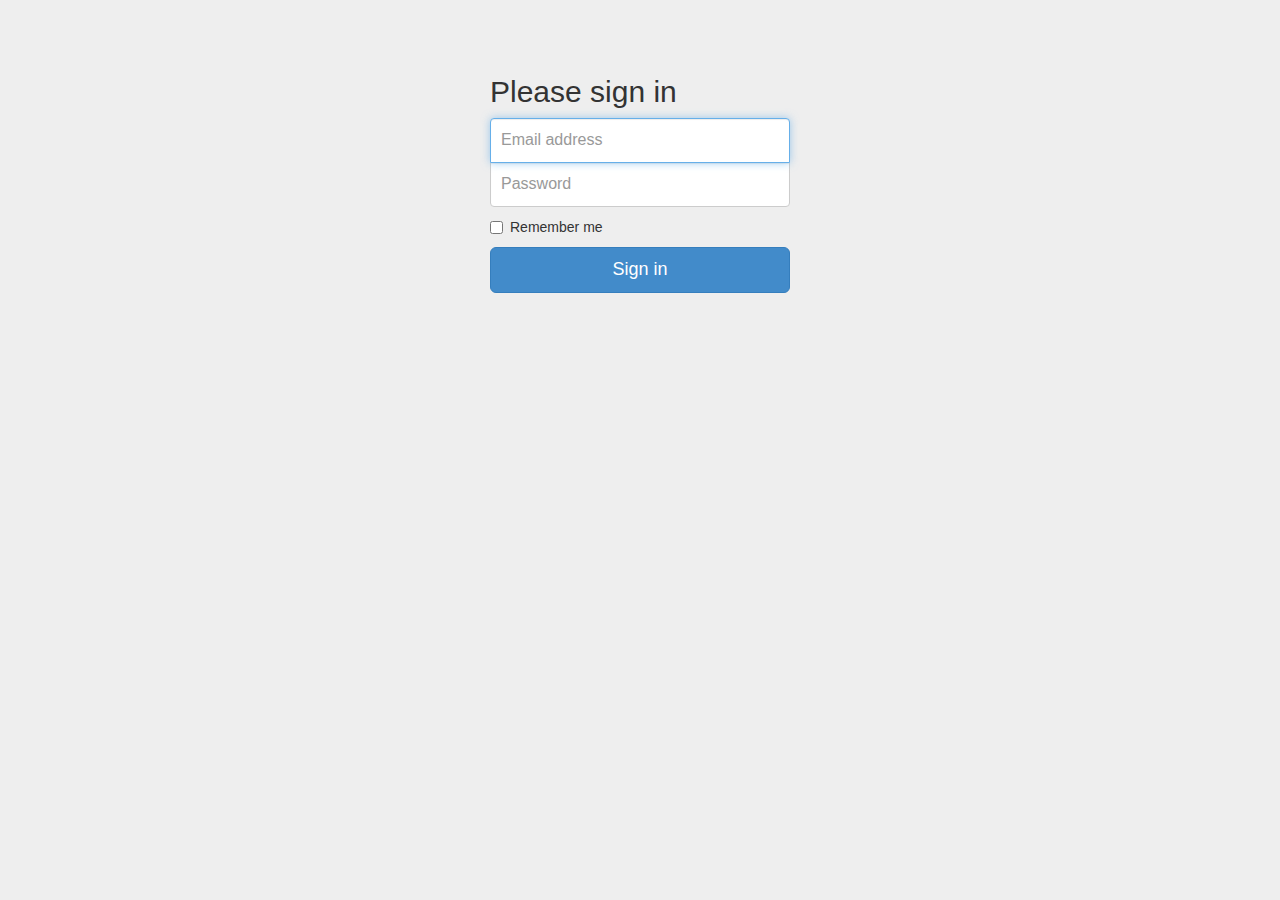
<file: lab4/bootstrap-3.0.0/examples/signin/index.html>
<!DOCTYPE html>
<html lang="en">
  <head>
    <meta charset="utf-8">
    <meta name="viewport" content="width=device-width, initial-scale=1.0">
    <meta name="description" content="">
    <meta name="author" content="">
    <link rel="shortcut icon" href="../../assets/ico/favicon.png">

    <title>Signin Template for Bootstrap</title>

    <!-- Bootstrap core CSS -->
    <link href="../../dist/css/bootstrap.css" rel="stylesheet">

    <!-- Custom styles for this template -->
    <link href="signin.css" rel="stylesheet">

    <!-- HTML5 shim and Respond.js IE8 support of HTML5 elements and media queries -->
    <!--[if lt IE 9]>
      <script src="../../assets/js/html5shiv.js"></script>
      <script src="../../assets/js/respond.min.js"></script>
    <![endif]-->
  </head>

  <body>

    <div class="container">

      <form class="form-signin">
        <h2 class="form-signin-heading">Please sign in</h2>
        <input type="text" class="form-control" placeholder="Email address" autofocus>
        <input type="password" class="form-control" placeholder="Password">
        <label class="checkbox">
          <input type="checkbox" value="remember-me"> Remember me
        </label>
        <button class="btn btn-lg btn-primary btn-block" type="submit">Sign in</button>
      </form>

    </div> <!-- /container -->


    <!-- Bootstrap core JavaScript
    ================================================== -->
    <!-- Placed at the end of the document so the pages load faster -->
  </body>
</html>
</file>
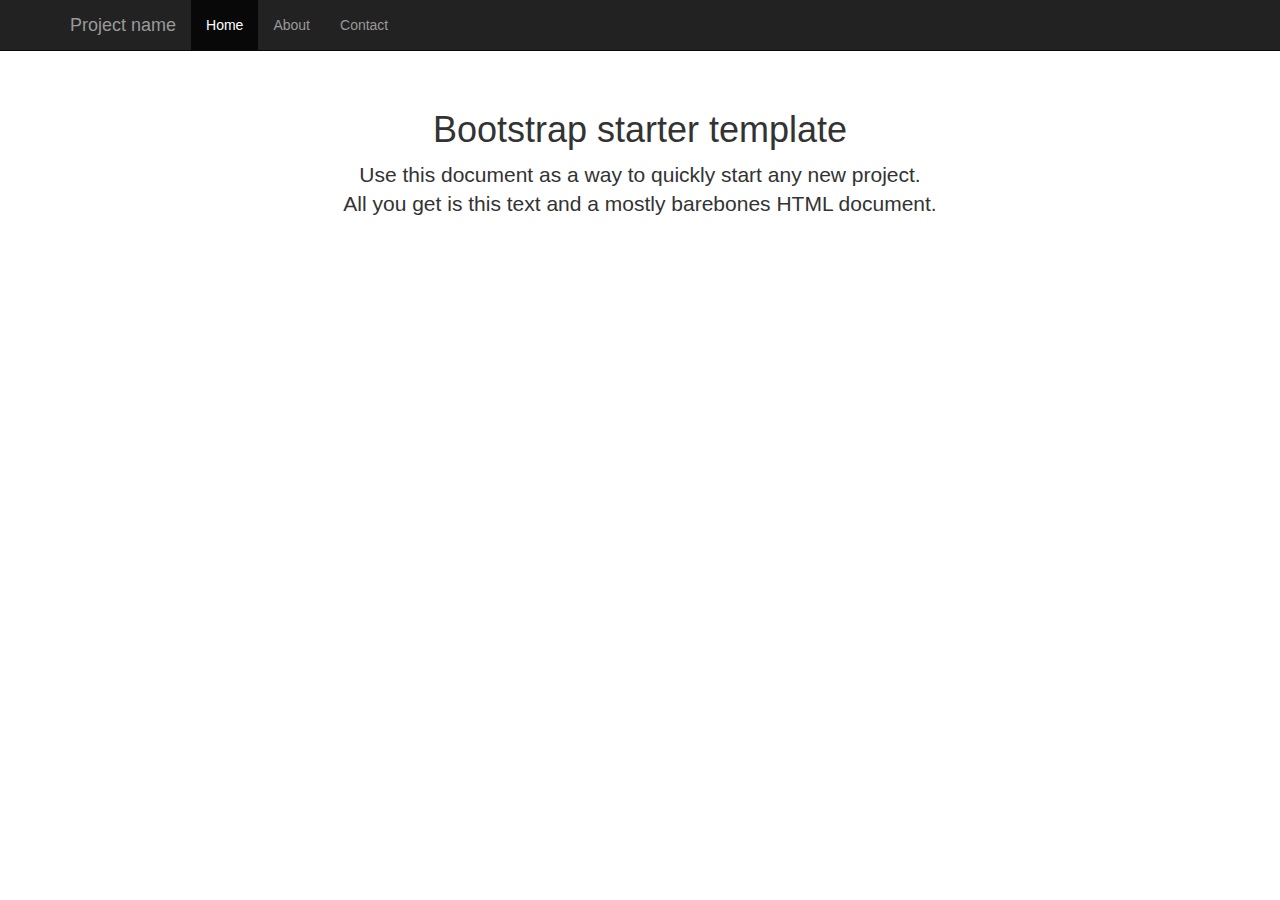
<file: lab4/bootstrap-3.0.0/examples/starter-template/index.html>
<!DOCTYPE html>
<html lang="en">
  <head>
    <meta charset="utf-8">
    <meta name="viewport" content="width=device-width, initial-scale=1.0">
    <meta name="description" content="">
    <meta name="author" content="">
    <link rel="shortcut icon" href="../../assets/ico/favicon.png">

    <title>Starter Template for Bootstrap</title>

    <!-- Bootstrap core CSS -->
    <link href="../../dist/css/bootstrap.css" rel="stylesheet">

    <!-- Custom styles for this template -->
    <link href="starter-template.css" rel="stylesheet">

    <!-- HTML5 shim and Respond.js IE8 support of HTML5 elements and media queries -->
    <!--[if lt IE 9]>
      <script src="../../assets/js/html5shiv.js"></script>
      <script src="../../assets/js/respond.min.js"></script>
    <![endif]-->
  </head>

  <body>

    <div class="navbar navbar-inverse navbar-fixed-top">
      <div class="container">
        <div class="navbar-header">
          <button type="button" class="navbar-toggle" data-toggle="collapse" data-target=".navbar-collapse">
            <span class="icon-bar"></span>
            <span class="icon-bar"></span>
            <span class="icon-bar"></span>
          </button>
          <a class="navbar-brand" href="#">Project name</a>
        </div>
        <div class="collapse navbar-collapse">
          <ul class="nav navbar-nav">
            <li class="active"><a href="#">Home</a></li>
            <li><a href="#about">About</a></li>
            <li><a href="#contact">Contact</a></li>
          </ul>
        </div><!--/.nav-collapse -->
      </div>
    </div>

    <div class="container">

      <div class="starter-template">
        <h1>Bootstrap starter template</h1>
        <p class="lead">Use this document as a way to quickly start any new project.<br> All you get is this text and a mostly barebones HTML document.</p>
      </div>

    </div><!-- /.container -->


    <!-- Bootstrap core JavaScript
    ================================================== -->
    <!-- Placed at the end of the document so the pages load faster -->
    <script src="../../assets/js/jquery.js"></script>
    <script src="../../dist/js/bootstrap.min.js"></script>
  </body>
</html>
</file>
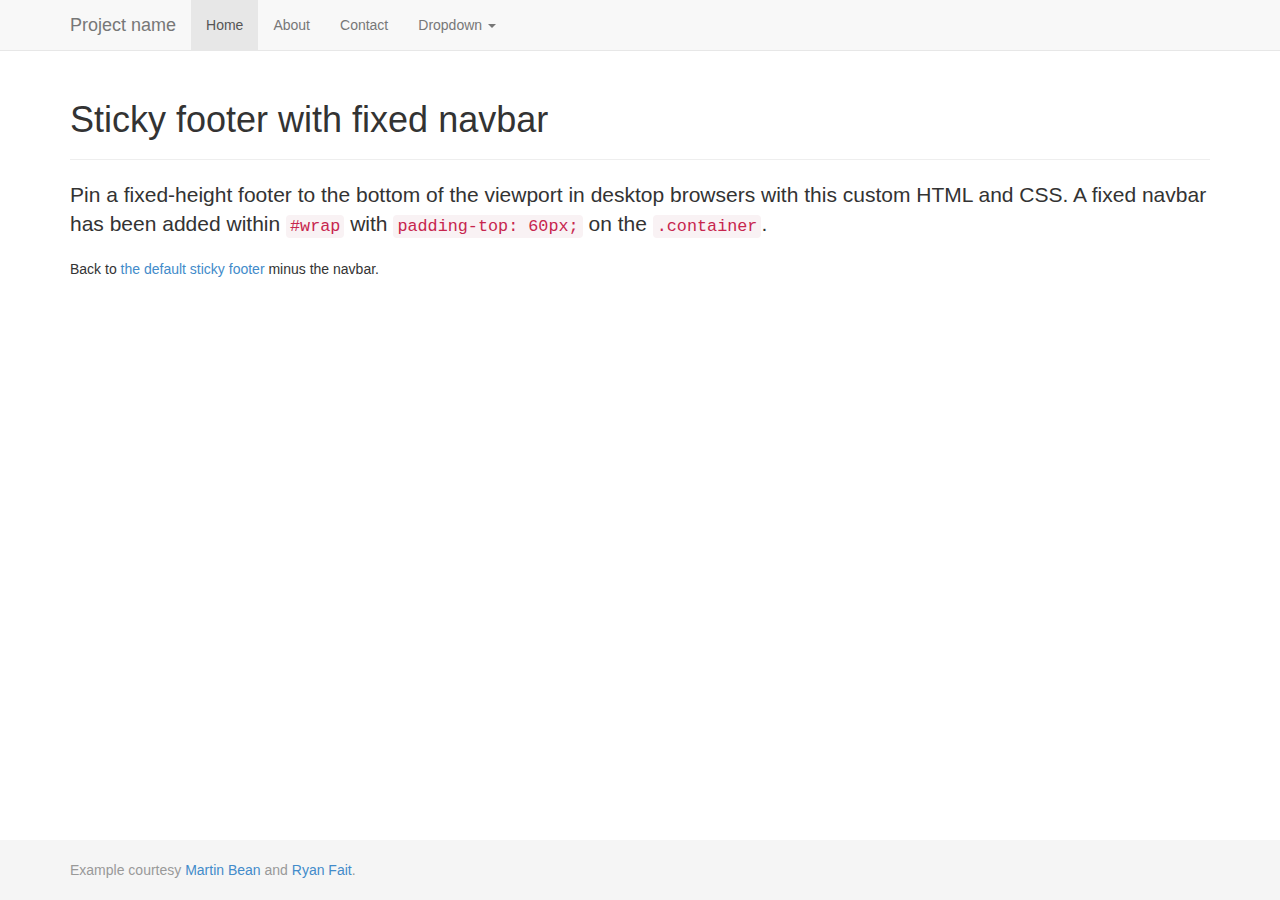
<file: lab4/bootstrap-3.0.0/examples/sticky-footer-navbar/index.html>
<!DOCTYPE html>
<html lang="en">
  <head>
    <meta charset="utf-8">
    <meta name="viewport" content="width=device-width, initial-scale=1.0">
    <meta name="description" content="">
    <meta name="author" content="">
    <link rel="shortcut icon" href="../../assets/ico/favicon.png">

    <title>Sticky Footer Navbar Template for Bootstrap</title>

    <!-- Bootstrap core CSS -->
    <link href="../../dist/css/bootstrap.css" rel="stylesheet">

    <!-- Custom styles for this template -->
    <link href="sticky-footer-navbar.css" rel="stylesheet">

    <!-- HTML5 shim and Respond.js IE8 support of HTML5 elements and media queries -->
    <!--[if lt IE 9]>
      <script src="../../assets/js/html5shiv.js"></script>
      <script src="../../assets/js/respond.min.js"></script>
    <![endif]-->
  </head>

  <body>

    <!-- Wrap all page content here -->
    <div id="wrap">

      <!-- Fixed navbar -->
      <div class="navbar navbar-default navbar-fixed-top">
        <div class="container">
          <div class="navbar-header">
            <button type="button" class="navbar-toggle" data-toggle="collapse" data-target=".navbar-collapse">
              <span class="icon-bar"></span>
              <span class="icon-bar"></span>
              <span class="icon-bar"></span>
            </button>
            <a class="navbar-brand" href="#">Project name</a>
          </div>
          <div class="collapse navbar-collapse">
            <ul class="nav navbar-nav">
              <li class="active"><a href="#">Home</a></li>
              <li><a href="#about">About</a></li>
              <li><a href="#contact">Contact</a></li>
              <li class="dropdown">
                <a href="#" class="dropdown-toggle" data-toggle="dropdown">Dropdown <b class="caret"></b></a>
                <ul class="dropdown-menu">
                  <li><a href="#">Action</a></li>
                  <li><a href="#">Another action</a></li>
                  <li><a href="#">Something else here</a></li>
                  <li class="divider"></li>
                  <li class="dropdown-header">Nav header</li>
                  <li><a href="#">Separated link</a></li>
                  <li><a href="#">One more separated link</a></li>
                </ul>
              </li>
            </ul>
          </div><!--/.nav-collapse -->
        </div>
      </div>

      <!-- Begin page content -->
      <div class="container">
        <div class="page-header">
          <h1>Sticky footer with fixed navbar</h1>
        </div>
        <p class="lead">Pin a fixed-height footer to the bottom of the viewport in desktop browsers with this custom HTML and CSS. A fixed navbar has been added within <code>#wrap</code> with <code>padding-top: 60px;</code> on the <code>.container</code>.</p>
        <p>Back to <a href="../sticky-footer">the default sticky footer</a> minus the navbar.</p>
      </div>
    </div>

    <div id="footer">
      <div class="container">
        <p class="text-muted credit">Example courtesy <a href="http://martinbean.co.uk">Martin Bean</a> and <a href="http://ryanfait.com/sticky-footer/">Ryan Fait</a>.</p>
      </div>
    </div>


    <!-- Bootstrap core JavaScript
    ================================================== -->
    <!-- Placed at the end of the document so the pages load faster -->
    <script src="../../assets/js/jquery.js"></script>
    <script src="../../dist/js/bootstrap.min.js"></script>
  </body>
</html>
</file>
<file: lab4/bootstrap-3.0.0/examples/grid/grid.css>
.container {
  padding-left: 15px;
  padding-right: 15px;
}

h4 {
  margin-top: 25px;
}
.row {
  margin-bottom: 20px;
}
.row .row {
  margin-top: 10px;
  margin-bottom: 0;
}
[class*="col-"] {
  padding-top: 15px;
  padding-bottom: 15px;
  background-color: #eee;
  border: 1px solid #ddd;
  background-color: rgba(86,61,124,.15);
  border: 1px solid rgba(86,61,124,.2);
}

hr {
  margin-top: 40px;
  margin-bottom: 40px;
}
</file>
<file: lab4/bootstrap-3.0.0/examples/jumbotron-narrow/jumbotron-narrow.css>
/* Space out content a bit */
body {
  padding-top: 20px;
  padding-bottom: 20px;
}

/* Everything but the jumbotron gets side spacing for mobile first views */
.header,
.marketing,
.footer {
  padding-left: 15px;
  padding-right: 15px;
}

/* Custom page header */
.header {
  border-bottom: 1px solid #e5e5e5;
}
/* Make the masthead heading the same height as the navigation */
.header h3 {
  margin-top: 0;
  margin-bottom: 0;
  line-height: 40px;
  padding-bottom: 19px;
}

/* Custom page footer */
.footer {
  padding-top: 19px;
  color: #777;
  border-top: 1px solid #e5e5e5;
}

/* Customize container */
@media (min-width: 768px) {
  .container {
    max-width: 730px;
  }
}
.container-narrow > hr {
  margin: 30px 0;
}

/* Main marketing message and sign up button */
.jumbotron {
  text-align: center;
  border-bottom: 1px solid #e5e5e5;
}
.jumbotron .btn {
  font-size: 21px;
  padding: 14px 24px;
}

/* Supporting marketing content */
.marketing {
  margin: 40px 0;
}
.marketing p + h4 {
  margin-top: 28px;
}

/* Responsive: Portrait tablets and up */
@media screen and (min-width: 768px) {
  /* Remove the padding we set earlier */
  .header,
  .marketing,
  .footer {
    padding-left: 0;
    padding-right: 0;
  }
  /* Space out the masthead */
  .header {
    margin-bottom: 30px;
  }
  /* Remove the bottom border on the jumbotron for visual effect */
  .jumbotron {
    border-bottom: 0;
  }
}
</file>
<file: lab4/bootstrap-3.0.0/examples/jumbotron/jumbotron.css>
/* Move down content because we have a fixed navbar that is 50px tall */
body {
  padding-top: 50px;
  padding-bottom: 20px;
}
</file>
<file: lab4/bootstrap-3.0.0/examples/justified-nav/justified-nav.css>
body {
  padding-top: 20px;
}

.footer {
  border-top: 1px solid #eee;
  margin-top: 40px;
  padding-top: 40px;
  padding-bottom: 40px;
}

/* Main marketing message and sign up button */
.jumbotron {
  text-align: center;
  background-color: transparent;
}
.jumbotron .btn {
  font-size: 21px;
  padding: 14px 24px;
}

/* Customize the nav-justified links to be fill the entire space of the .navbar */

.nav-justified {
  background-color: #eee;
  border-radius: 5px;
  border: 1px solid #ccc;
}
.nav-justified > li > a {
  padding-top: 15px;
  padding-bottom: 15px;
  color: #777;
  font-weight: bold;
  text-align: center;
  border-bottom: 1px solid #d5d5d5;
  background-color: #e5e5e5; /* Old browsers */
  background-repeat: repeat-x; /* Repeat the gradient */
  background-image: -moz-linear-gradient(top, #f5f5f5 0%, #e5e5e5 100%); /* FF3.6+ */
  background-image: -webkit-gradient(linear, left top, left bottom, color-stop(0%,#f5f5f5), color-stop(100%,#e5e5e5)); /* Chrome,Safari4+ */
  background-image: -webkit-linear-gradient(top, #f5f5f5 0%,#e5e5e5 100%); /* Chrome 10+,Safari 5.1+ */
  background-image: -ms-linear-gradient(top, #f5f5f5 0%,#e5e5e5 100%); /* IE10+ */
  background-image: -o-linear-gradient(top, #f5f5f5 0%,#e5e5e5 100%); /* Opera 11.10+ */
  filter: progid:DXImageTransform.Microsoft.gradient( startColorstr='#f5f5f5', endColorstr='#e5e5e5',GradientType=0 ); /* IE6-9 */
  background-image: linear-gradient(top, #f5f5f5 0%,#e5e5e5 100%); /* W3C */
}
.nav-justified > .active > a,
.nav-justified > .active > a:hover,
.nav-justified > .active > a:focus {
  background-color: #ddd;
  background-image: none;
  box-shadow: inset 0 3px 7px rgba(0,0,0,.15);
}
.nav-justified > li:first-child > a {
  border-radius: 5px 5px 0 0;
}
.nav-justified > li:last-child > a {
  border-bottom: 0;
  border-radius: 0 0 5px 5px;
}

@media (min-width: 768px) {
  .nav-justified {
    max-height: 52px;
  }
  .nav-justified > li > a {
    border-left: 1px solid #fff;
    border-right: 1px solid #d5d5d5;
  }
  .nav-justified > li:first-child > a {
    border-left: 0;
    border-radius: 5px 0 0 5px;
  }
  .nav-justified > li:last-child > a {
    border-radius: 0 5px 5px 0;
    border-right: 0;
  }
}

/* Responsive: Portrait tablets and up */
@media screen and (min-width: 768px) {
  /* Remove the padding we set earlier */
  .masthead,
  .marketing,
  .footer {
    padding-left: 0;
    padding-right: 0;
  }
}
</file>
<file: lab4/bootstrap-3.0.0/examples/navbar-fixed-top/navbar-fixed-top.css>
body {
  min-height: 2000px;
  padding-top: 70px;
}
</file>
<file: lab4/bootstrap-3.0.0/examples/navbar-static-top/navbar-static-top.css>
body {
  min-height: 2000px;
}

.navbar-static-top {
  margin-bottom: 19px;
}
</file>
<file: lab4/bootstrap-3.0.0/examples/navbar/navbar.css>
body {
padding: 30px;
}

.navbar {
margin-bottom: 30px;
}
</file>
<file: lab4/bootstrap-3.0.0/examples/non-responsive/non-responsive.css>
/* Template-specific stuff
 *
 * Customizations just for the template—these are not necessary for anything
 * with disabling the responsiveness.
 */

/* Account for fixed navbar */
body {
  padding-top: 70px;
  padding-bottom: 30px;
}

/* Finesse the page header spacing */
.page-header {
  margin-bottom: 30px;
}
.page-header .lead {
  margin-bottom: 10px;
}


/* Non-responsive overrides
 *
 * Utilitze the following CSS to disable the responsive-ness of the container,
 * grid system, and navbar.
 */

/* Reset the container */
.container {
  max-width: none !important;
  width: 970px;
}

/* Demonstrate the grids */
.col-xs-4 {
  padding-top: 15px;
  padding-bottom: 15px;
  background-color: #eee;
  border: 1px solid #ddd;
  background-color: rgba(86,61,124,.15);
  border: 1px solid rgba(86,61,124,.2);
}

.container .navbar-header,
.container .navbar-collapse {
  margin-right: 0;
  margin-left: 0;
}

/* Always float the navbar header */
.navbar-header {
  float: left;
}

/* Undo the collapsing navbar */
.navbar-collapse {
  display: block !important;
  height: auto !important;
  padding-bottom: 0;
  overflow: visible !important;
}

.navbar-toggle {
  display: none;
}

.navbar-brand {
  margin-left: -15px;
}

/* Always apply the floated nav */
.navbar-nav {
  float: left;
  margin: 0;
}
.navbar-nav > li {
  float: left;
}
.navbar-nav > li > a {
  padding: 15px;
}

/* Redeclare since we override the float above */
.navbar-nav.navbar-right {
  float: right;
}

/* Undo custom dropdowns */
.navbar .open .dropdown-menu {
  position: absolute;
  float: left;
  background-color: #fff;
  border: 1px solid #cccccc;
  border: 1px solid rgba(0, 0, 0, 0.15);
  border-width: 0 1px 1px;
  border-radius: 0 0 4px 4px;
  -webkit-box-shadow: 0 6px 12px rgba(0, 0, 0, 0.175);
          box-shadow: 0 6px 12px rgba(0, 0, 0, 0.175);
}
.navbar .open .dropdown-menu > li > a {
  color: #333;
}
.navbar .open .dropdown-menu > li > a:hover,
.navbar .open .dropdown-menu > li > a:focus,
.navbar .open .dropdown-menu > .active > a,
.navbar .open .dropdown-menu > .active > a:hover,
.navbar .open .dropdown-menu > .active > a:focus {
  color: #fff !important;
  background-color: #428bca !important;
}
.navbar .open .dropdown-menu > .disabled > a,
.navbar .open .dropdown-menu > .disabled > a:hover,
.navbar .open .dropdown-menu > .disabled > a:focus {
  color: #999 !important;
  background-color: transparent !important;
}
</file>
<file: lab4/bootstrap-3.0.0/examples/offcanvas/offcanvas.css>
/*
 * Style twaks
 * --------------------------------------------------
 */
body {
  padding-top: 70px;
}
footer {
  padding-left: 15px;
  padding-right: 15px;
}

/*
 * Off Canvas
 * --------------------------------------------------
 */
@media screen and (max-width: 768px) {
  .row-offcanvas {
    position: relative;
    -webkit-transition: all 0.25s ease-out;
    -moz-transition: all 0.25s ease-out;
    transition: all 0.25s ease-out;
  }

  .row-offcanvas-right
  .sidebar-offcanvas {
    right: -50%; /* 6 columns */
  }

  .row-offcanvas-left
  .sidebar-offcanvas {
    left: -50%; /* 6 columns */
  }

  .row-offcanvas-right.active {
    right: 50%; /* 6 columns */
  }

  .row-offcanvas-left.active {
    left: 50%; /* 6 columns */
  }

  .sidebar-offcanvas {
    position: absolute;
    top: 0;
    width: 50%; /* 6 columns */
  }
}
</file>
<file: lab4/bootstrap-3.0.0/examples/signin/signin.css>
body {
  padding-top: 40px;
  padding-bottom: 40px;
  background-color: #eee;
}

.form-signin {
  max-width: 330px;
  padding: 15px;
  margin: 0 auto;
}
.form-signin .form-signin-heading,
.form-signin .checkbox {
  margin-bottom: 10px;
}
.form-signin .checkbox {
  font-weight: normal;
}
.form-signin .form-control {
  position: relative;
  font-size: 16px;
  height: auto;
  padding: 10px;
  -webkit-box-sizing: border-box;
     -moz-box-sizing: border-box;
          box-sizing: border-box;
}
.form-signin .form-control:focus {
  z-index: 2;
}
.form-signin input[type="text"] {
  margin-bottom: -1px;
  border-bottom-left-radius: 0;
  border-bottom-right-radius: 0;
}
.form-signin input[type="password"] {
  margin-bottom: 10px;
  border-top-left-radius: 0;
  border-top-right-radius: 0;
}
</file>
<file: lab4/bootstrap-3.0.0/examples/starter-template/starter-template.css>
body {
  padding-top: 50px;
}
.starter-template {
  padding: 40px 15px;
  text-align: center;
}
</file>
<file: lab4/bootstrap-3.0.0/examples/sticky-footer-navbar/sticky-footer-navbar.css>
/* Sticky footer styles
-------------------------------------------------- */

html,
body {
  height: 100%;
  /* The html and body elements cannot have any padding or margin. */
}

/* Wrapper for page content to push down footer */
#wrap {
  min-height: 100%;
  height: auto !important;
  height: 100%;
  /* Negative indent footer by its height */
  margin: 0 auto -60px;
  /* Pad bottom by footer height */
  padding: 0 0 60px;
}

/* Set the fixed height of the footer here */
#footer {
  height: 60px;
  background-color: #f5f5f5;
}


/* Custom page CSS
-------------------------------------------------- */
/* Not required for template or sticky footer method. */

#wrap > .container {
  padding: 60px 15px 0;
}
.container .credit {
  margin: 20px 0;
}

#footer > .container {
  padding-left: 15px;
  padding-right: 15px;
}

code {
  font-size: 80%;
}
</file>
